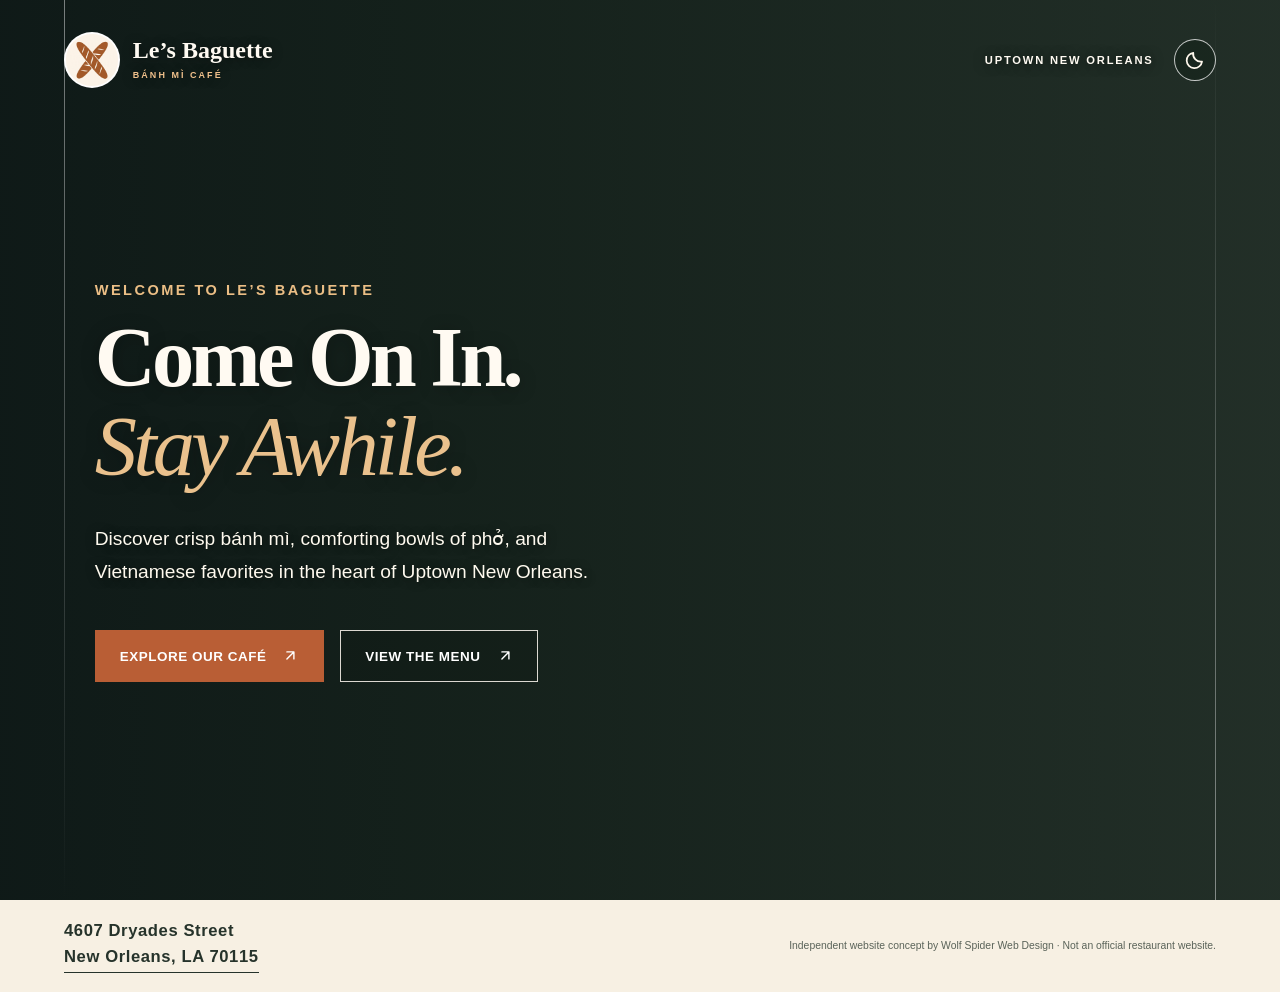
<file: index.html>
<!DOCTYPE html>
<html lang="en">
<head>
 <meta charset="utf-8">
 <meta name="viewport" content="width=device-width,initial-scale=1">
 <meta name="theme-color" content="#26332B">
 <meta name="description" content="Welcome to Le’s Baguette in Uptown New Orleans. Explore bánh mì, phở and Vietnamese café favorites, browse prices and plan your visit.">
 <meta property="og:type" content="website">
 <meta property="og:title" content="Le’s Baguette | Vietnamese Café, Bánh Mì &amp; Phở in New Orleans">
 <meta property="og:description" content="Welcome to Le’s Baguette in Uptown New Orleans. Explore bánh mì, phở and Vietnamese café favorites, browse prices and plan your visit.">
 <title>Le’s Baguette | Vietnamese Café, Bánh Mì &amp; Phở in New Orleans</title>
 <link rel="icon" type="image/png" href="assets/images/favicon.png">
 <link rel="preload" as="image" href="assets/images/cafe-hero.png" imagesrcset="assets/images/cafe-hero-mobile.png 900w, assets/images/cafe-hero.png 2048w" imagesizes="100vw">
 <script src="main.js"></script>
 <link rel="stylesheet" href="landing.css">
 <link rel="stylesheet" href="enhancements.css">
 </head>
<body class="landing-page">
  <a class="skip-link" href="#hero-title">Skip to welcome</a>
  <header class="landing-header">
    <a class="landing-brand" href="home.html" aria-label="Le’s Baguette — Enter website">
      <img src="assets/images/logo-small.png" alt="" width="160" height="160" decoding="async">
      <span>Le’s Baguette <small>BÁNH MÌ CAFÉ</small></span>
    </a>
    <div class="landing-header-right"><span class="landing-location">UPTOWN NEW ORLEANS</span><button class="theme-toggle" type="button" aria-label="Switch to dark mode" aria-pressed="false" title="Toggle light and dark mode"><span class="theme-symbol" aria-hidden="true"><svg class="ui-icon theme-icon-moon" xmlns="http://www.w3.org/2000/svg" viewBox="0 0 24 24" fill="none" stroke="currentColor" stroke-width="2" stroke-linecap="round" stroke-linejoin="round" aria-hidden="true" focusable="false"><path d="M20.8 13.3A8.8 8.8 0 0 1 10.7 3.2 8.9 8.9 0 1 0 20.8 13.3Z"/></svg><svg class="ui-icon theme-icon-sun" xmlns="http://www.w3.org/2000/svg" viewBox="0 0 24 24" fill="none" stroke="currentColor" stroke-width="2" stroke-linecap="round" stroke-linejoin="round" aria-hidden="true" focusable="false"><circle cx="12" cy="12" r="4"/><path d="M12 2v2m0 16v2M4.93 4.93l1.42 1.42m11.3 11.3 1.42 1.42M2 12h2m16 0h2M4.93 19.07l1.42-1.42m11.3-11.3 1.42-1.42"/></svg></span></button></div>
  </header>

  <main>
    <!-- ============================================ -->
    <!--     CodeStitch #229 Hero, adapted for café   -->
    <!-- ============================================ -->
    <section id="hero-229" aria-labelledby="hero-title">
      <div class="cs-container">
        <div class="cs-flex-group">
          <span class="cs-topper">WELCOME TO LE’S BAGUETTE</span>
          <h1 class="cs-title" id="hero-title">Come On In.<br><em>Stay Awhile.</em></h1>
          <p class="cs-text">Discover crisp bánh mì, comforting bowls of phở, and Vietnamese favorites in the heart of Uptown New Orleans.</p>
          <div class="cs-button-group">
            <a href="home.html" class="cs-button-solid cs-button">Explore Our Café <span aria-hidden="true"><svg class="ui-icon" xmlns="http://www.w3.org/2000/svg" viewBox="0 0 24 24" fill="none" stroke="currentColor" stroke-width="2" stroke-linecap="round" stroke-linejoin="round" aria-hidden="true" focusable="false"><path d="M7 17 17 7M7 7h10v10"/></svg></span></a>
            <a href="menu.html" class="cs-button-transparent cs-button">View the Menu <span aria-hidden="true"><svg class="ui-icon" xmlns="http://www.w3.org/2000/svg" viewBox="0 0 24 24" fill="none" stroke="currentColor" stroke-width="2" stroke-linecap="round" stroke-linejoin="round" aria-hidden="true" focusable="false"><path d="M7 17 17 7M7 7h10v10"/></svg></span></a>
          </div>
        </div>
      </div>
      <!-- Original CodeStitch picture element, with a local PNG rather than the mountain photo. -->
      <picture class="cs-picture" aria-hidden="true">
        <source media="(max-width: 600px)" srcset="assets/images/cafe-hero-mobile.png">
        <source media="(min-width: 601px)" srcset="assets/images/cafe-hero.png">
        <img src="assets/images/cafe-hero.png" alt="" width="2048" height="1024" fetchpriority="high" decoding="async">
      </picture>
    </section>
  </main>
  <footer class="landing-footer">
    <a class="landing-address" href="https://www.google.com/maps/search/?api=1&amp;query=Le%27s+Baguette+4607+Dryades+St+New+Orleans+LA+70115" target="_blank" rel="noopener noreferrer">4607 Dryades Street<br>New Orleans, LA 70115</a>
    <small>Independent website concept by Wolf Spider Web Design · Not an official restaurant website.</small>
  </footer>

  <nav class="mobile-quick-actions" aria-label="Quick actions">
    <a class="quick-action-menu" href="menu.html"><svg class="ui-icon" xmlns="http://www.w3.org/2000/svg" viewBox="0 0 24 24" fill="none" stroke="currentColor" stroke-width="2" stroke-linecap="round" stroke-linejoin="round" aria-hidden="true" focusable="false"><path d="M12 7v14"/><path d="M3 18V5a2 2 0 0 1 2-2h2a5 5 0 0 1 5 3.5A5 5 0 0 1 17 3h2a2 2 0 0 1 2 2v13h-4a5 5 0 0 0-5 3 5 5 0 0 0-5-3H3Z"/></svg><span>Menu</span></a>
    <a href="https://www.google.com/maps/search/?api=1&amp;query=Le%27s+Baguette+4607+Dryades+St+New+Orleans+LA+70115" target="_blank" rel="noopener noreferrer"><svg class="ui-icon" xmlns="http://www.w3.org/2000/svg" viewBox="0 0 24 24" fill="none" stroke="currentColor" stroke-width="2" stroke-linecap="round" stroke-linejoin="round" aria-hidden="true" focusable="false"><path d="M20 10c0 5-8 11-8 11S4 15 4 10a8 8 0 1 1 16 0Z"/><circle cx="12" cy="10" r="2.5"/></svg><span>Directions</span></a>
    <a href="tel:+15048952620"><svg class="ui-icon" xmlns="http://www.w3.org/2000/svg" viewBox="0 0 24 24" fill="none" stroke="currentColor" stroke-width="2" stroke-linecap="round" stroke-linejoin="round" aria-hidden="true" focusable="false"><path d="M22 16.92v3a2 2 0 0 1-2.18 2 19.8 19.8 0 0 1-8.63-3.07 19.5 19.5 0 0 1-6-6 19.8 19.8 0 0 1-3.07-8.67A2 2 0 0 1 4.11 2h3a2 2 0 0 1 2 1.72c.12.96.35 1.91.67 2.81a2 2 0 0 1-.45 2.11L8.06 9.91a16 16 0 0 0 6 6l1.27-1.27a2 2 0 0 1 2.11-.45c.9.32 1.85.55 2.81.67a2 2 0 0 1 1.75 2.06Z"/></svg><span>Call</span></a>
  </nav>
</body>
</html>
</file>
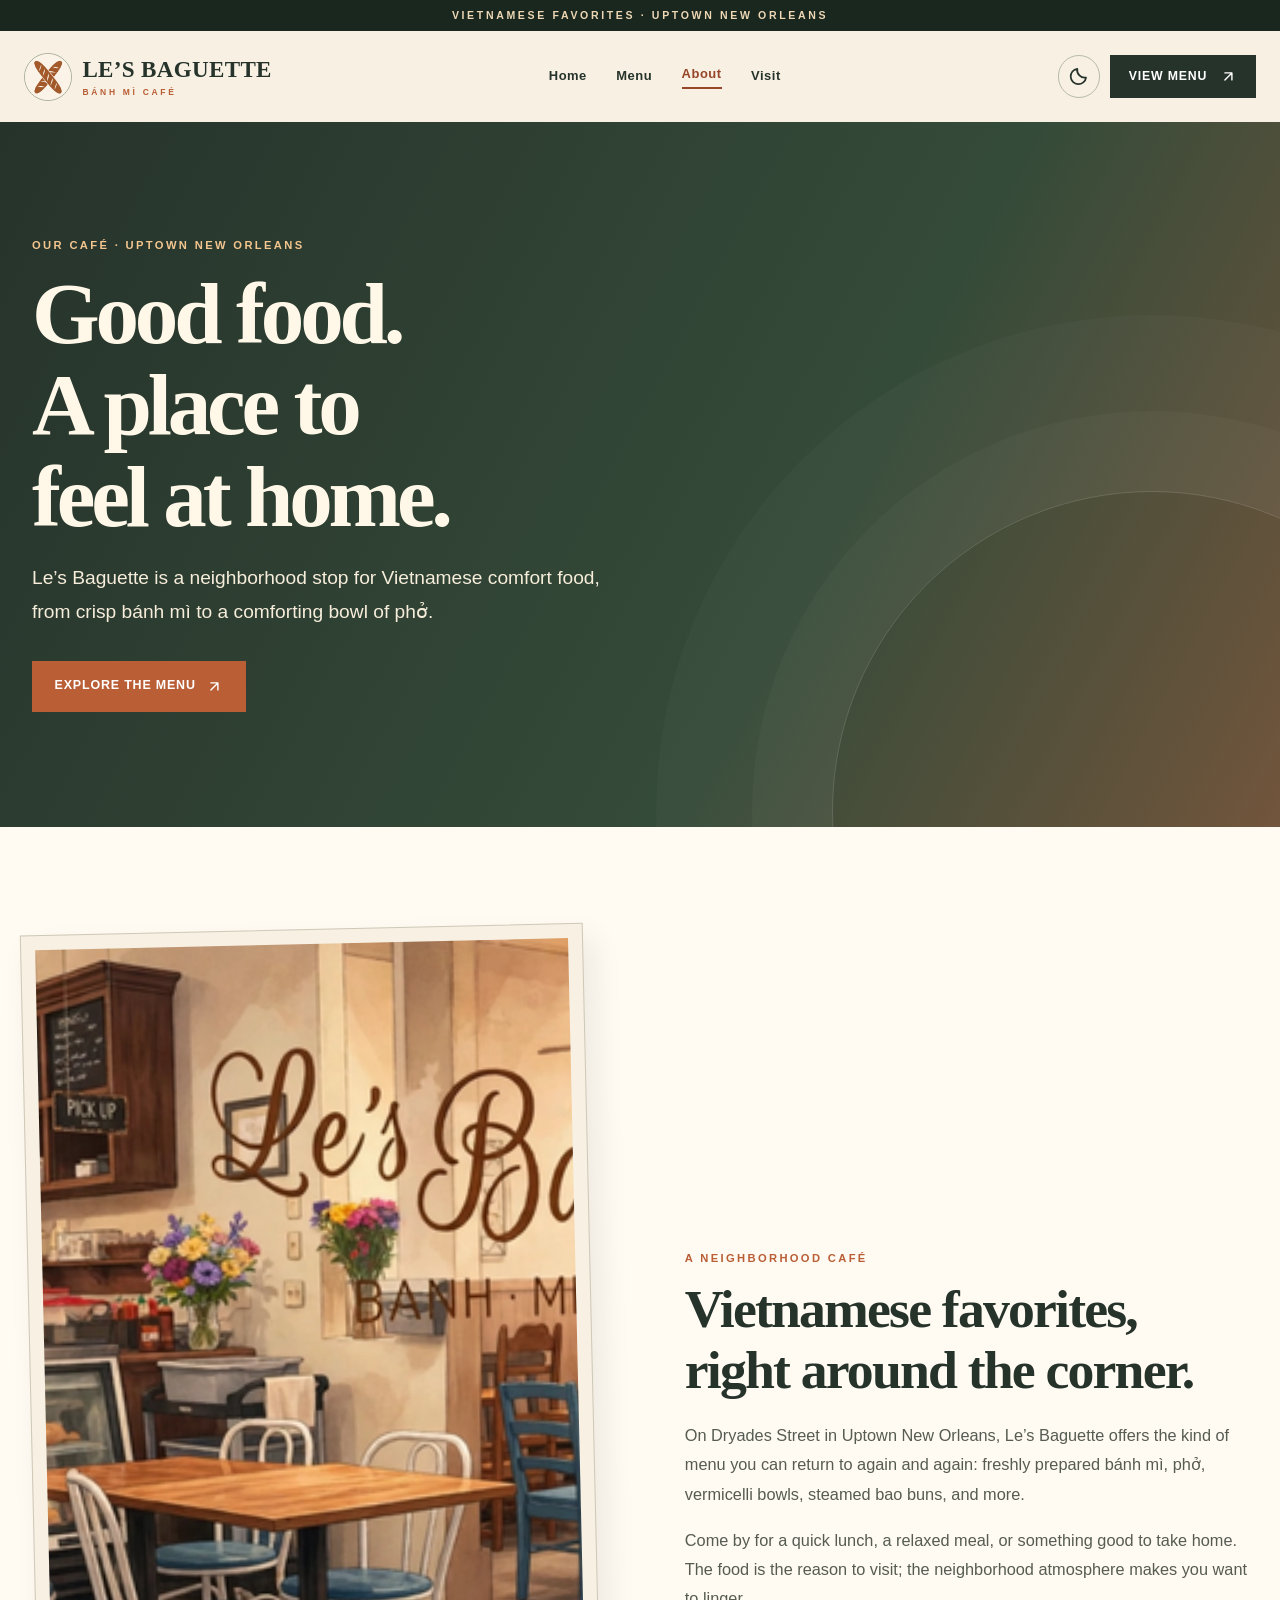
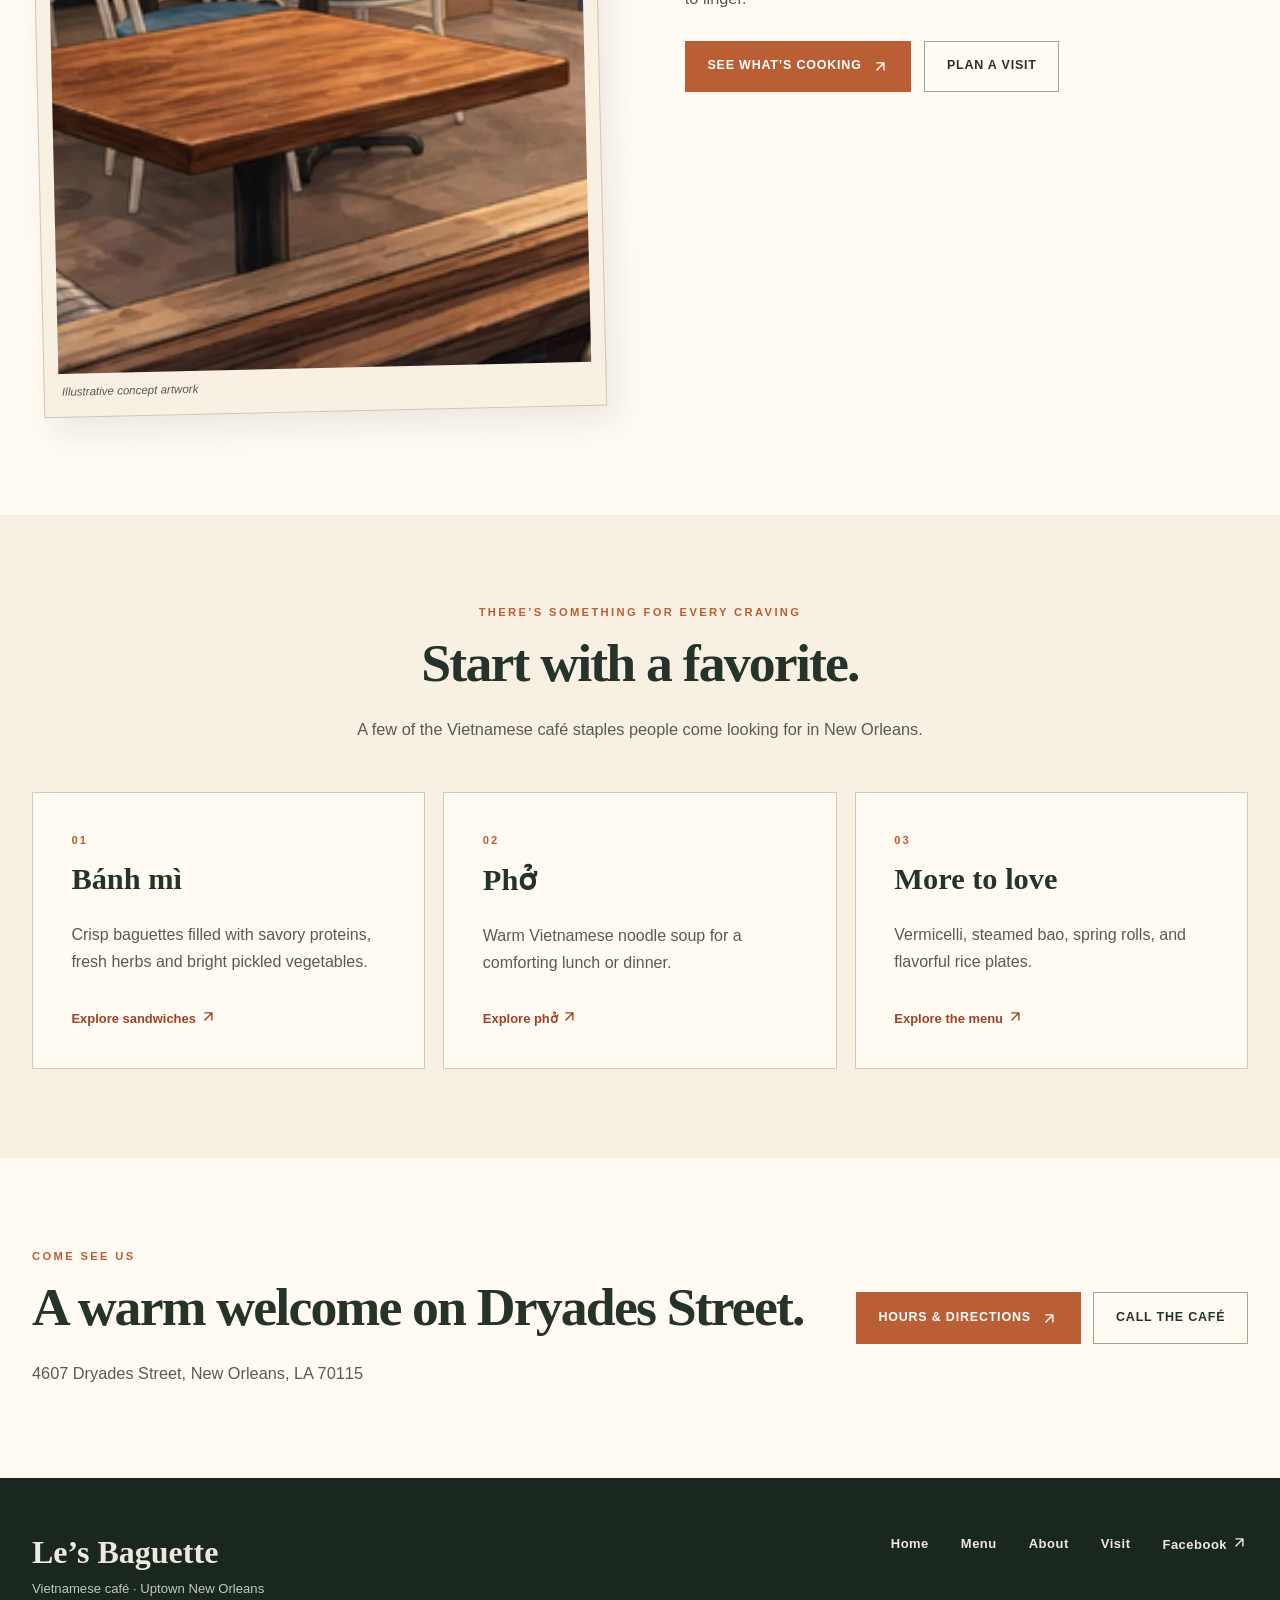
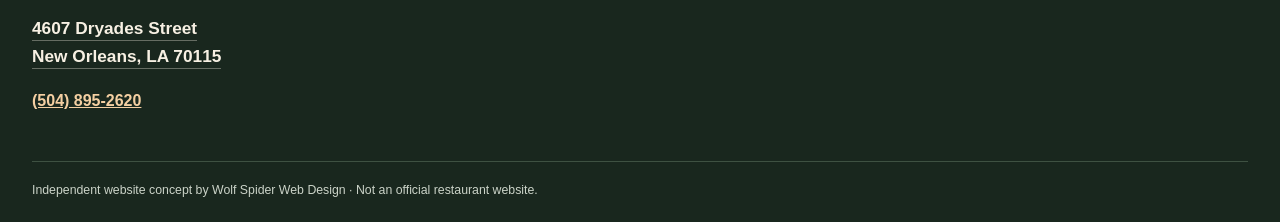
<file: about.html>
<!doctype html><html lang="en">
<head>
 <meta charset="utf-8">
 <meta name="viewport" content="width=device-width,initial-scale=1">
 <meta name="theme-color" content="#26332B">
 <meta name="description" content="Get to know Le’s Baguette, a neighborhood Vietnamese café on Dryades Street in Uptown New Orleans. Discover bánh mì, phở, bao buns and warm café hospitality.">
 <meta property="og:type" content="website">
 <meta property="og:title" content="About Le’s Baguette | Vietnamese Café in Uptown New Orleans">
 <meta property="og:description" content="Get to know Le’s Baguette, a neighborhood Vietnamese café on Dryades Street in Uptown New Orleans. Discover bánh mì, phở, bao buns and warm café hospitality.">
 <title>About Le’s Baguette | Vietnamese Café in Uptown New Orleans</title>
 <link rel="icon" type="image/png" href="assets/images/favicon.png">
 
 <script src="main.js"></script>
 <link rel="stylesheet" href="styles.css">
 <link rel="stylesheet" href="enhancements.css">
 </head>
<body class="about-page"><a class="skip-link" href="#main-content">Skip to content</a>
<div class="top-strip"><span>VIETNAMESE FAVORITES · UPTOWN NEW ORLEANS</span></div>
<header class="site-header" id="top">
 <div class="header-inner">
  <a class="site-logo" href="home.html" aria-label="Le’s Baguette homepage">
   <span class="logo-mark"><img src="assets/images/logo-small.png" alt="" width="160" height="160" decoding="async"></span>
   <span class="logo-type"><strong>LE’S BAGUETTE</strong><small>BÁNH MÌ CAFÉ</small></span>
  </a>
  <nav class="site-nav" aria-label="Main navigation"><a href="home.html">Home</a><a href="menu.html">Menu</a><a href="about.html" aria-current="page">About</a><a href="visit.html">Visit</a></nav>
  <div class="header-tools">
   <button class="theme-toggle" type="button" aria-label="Switch to dark mode" aria-pressed="false" title="Toggle light and dark mode"><span class="theme-symbol" aria-hidden="true"><svg class="ui-icon theme-icon-moon" xmlns="http://www.w3.org/2000/svg" viewBox="0 0 24 24" fill="none" stroke="currentColor" stroke-width="2" stroke-linecap="round" stroke-linejoin="round" aria-hidden="true" focusable="false"><path d="M20.8 13.3A8.8 8.8 0 0 1 10.7 3.2 8.9 8.9 0 1 0 20.8 13.3Z"/></svg><svg class="ui-icon theme-icon-sun" xmlns="http://www.w3.org/2000/svg" viewBox="0 0 24 24" fill="none" stroke="currentColor" stroke-width="2" stroke-linecap="round" stroke-linejoin="round" aria-hidden="true" focusable="false"><circle cx="12" cy="12" r="4"/><path d="M12 2v2m0 16v2M4.93 4.93l1.42 1.42m11.3 11.3 1.42 1.42M2 12h2m16 0h2M4.93 19.07l1.42-1.42m11.3-11.3 1.42-1.42"/></svg></span></button>
   <a class="header-order" href="menu.html">View Menu <span aria-hidden="true"><svg class="ui-icon" xmlns="http://www.w3.org/2000/svg" viewBox="0 0 24 24" fill="none" stroke="currentColor" stroke-width="2" stroke-linecap="round" stroke-linejoin="round" aria-hidden="true" focusable="false"><path d="M7 17 17 7M7 7h10v10"/></svg></span></a>
  </div>
 </div>
</header>
<main id="main-content">
 <section class="interior-banner"><div class="interior-banner-inner"><span class="section-kicker">OUR CAFÉ · UPTOWN NEW ORLEANS</span><h1>Good food. A place to feel at home.</h1><p>Le’s Baguette is a neighborhood stop for Vietnamese comfort food, from crisp bánh mì to a comforting bowl of phở.</p><a class="warm-button" href="menu.html">Explore the Menu <svg class="ui-icon" xmlns="http://www.w3.org/2000/svg" viewBox="0 0 24 24" fill="none" stroke="currentColor" stroke-width="2" stroke-linecap="round" stroke-linejoin="round" aria-hidden="true" focusable="false"><path d="M7 17 17 7M7 7h10v10"/></svg></a></div></section>
 <section class="about-feature" aria-labelledby="about-main"><div class="about-feature-inner">
  <figure class="about-art"><picture><source media="(max-width: 768px)" srcset="assets/images/cafe-hero-mobile.png"><img src="assets/images/cafe-hero.png" alt="Illustrated concept scene of the Le’s Baguette café interior" width="2048" height="1024" loading="lazy" decoding="async"></picture><figcaption>Illustrative concept artwork</figcaption></figure>
  <div class="about-copy"><span class="section-kicker">A NEIGHBORHOOD CAFÉ</span><h2 id="about-main">Vietnamese favorites, right around the corner.</h2><p>On Dryades Street in Uptown New Orleans, Le’s Baguette offers the kind of menu you can return to again and again: freshly prepared bánh mì, phở, vermicelli bowls, steamed bao buns, and more.</p><p>Come by for a quick lunch, a relaxed meal, or something good to take home. The food is the reason to visit; the neighborhood atmosphere makes you want to linger.</p><div class="inline-actions"><a class="warm-button" href="menu.html">See What’s Cooking <svg class="ui-icon" xmlns="http://www.w3.org/2000/svg" viewBox="0 0 24 24" fill="none" stroke="currentColor" stroke-width="2" stroke-linecap="round" stroke-linejoin="round" aria-hidden="true" focusable="false"><path d="M7 17 17 7M7 7h10v10"/></svg></a><a class="outline-button" href="visit.html">Plan a Visit</a></div></div>
 </div></section>
 <section class="about-highlights" aria-labelledby="about-favorites"><div class="section-heading"><span class="section-kicker">THERE’S SOMETHING FOR EVERY CRAVING</span><h2 id="about-favorites">Start with a favorite.</h2><p>A few of the Vietnamese café staples people come looking for in New Orleans.</p></div>
 <div class="highlight-grid"><article><span class="highlight-no">01</span><h3>Bánh mì</h3><p>Crisp baguettes filled with savory proteins, fresh herbs and bright pickled vegetables.</p><a href="menu.html#banh-mi">Explore sandwiches <svg class="ui-icon" xmlns="http://www.w3.org/2000/svg" viewBox="0 0 24 24" fill="none" stroke="currentColor" stroke-width="2" stroke-linecap="round" stroke-linejoin="round" aria-hidden="true" focusable="false"><path d="M7 17 17 7M7 7h10v10"/></svg></a></article>
 <article><span class="highlight-no">02</span><h3>Phở</h3><p>Warm Vietnamese noodle soup for a comforting lunch or dinner.</p><a href="menu.html#pho">Explore phở <svg class="ui-icon" xmlns="http://www.w3.org/2000/svg" viewBox="0 0 24 24" fill="none" stroke="currentColor" stroke-width="2" stroke-linecap="round" stroke-linejoin="round" aria-hidden="true" focusable="false"><path d="M7 17 17 7M7 7h10v10"/></svg></a></article>
 <article><span class="highlight-no">03</span><h3>More to love</h3><p>Vermicelli, steamed bao, spring rolls, and flavorful rice plates.</p><a href="menu.html#bao-rolls">Explore the menu <svg class="ui-icon" xmlns="http://www.w3.org/2000/svg" viewBox="0 0 24 24" fill="none" stroke="currentColor" stroke-width="2" stroke-linecap="round" stroke-linejoin="round" aria-hidden="true" focusable="false"><path d="M7 17 17 7M7 7h10v10"/></svg></a></article></div></section>
 <section class="bottom-cta"><div><span class="section-kicker">COME SEE US</span><h2>A warm welcome on Dryades Street.</h2><p>4607 Dryades Street, New Orleans, LA 70115</p></div><div class="inline-actions"><a class="warm-button" href="visit.html">Hours &amp; Directions <svg class="ui-icon" xmlns="http://www.w3.org/2000/svg" viewBox="0 0 24 24" fill="none" stroke="currentColor" stroke-width="2" stroke-linecap="round" stroke-linejoin="round" aria-hidden="true" focusable="false"><path d="M7 17 17 7M7 7h10v10"/></svg></a><a class="outline-button" href="tel:+15048952620">Call the Café</a></div></section>
</main><footer class="site-footer">
  <div class="footer-inner">
   <div class="footer-contact"><div class="footer-brand">Le’s Baguette</div><p>Vietnamese café · Uptown New Orleans</p><address class="footer-address"><a href="https://www.google.com/maps/search/?api=1&amp;query=Le%27s+Baguette+4607+Dryades+St+New+Orleans+LA+70115" target="_blank" rel="noopener noreferrer">4607 Dryades Street<br>New Orleans, LA 70115</a></address><a class="footer-phone" href="tel:+15048952620">(504) 895-2620</a></div>
   <nav class="footer-links" aria-label="Footer navigation"><a href="home.html">Home</a><a href="menu.html">Menu</a><a href="about.html">About</a><a href="visit.html">Visit</a><a href="https://www.facebook.com/lesbaguettenola" target="_blank" rel="noopener noreferrer">Facebook <svg class="ui-icon" xmlns="http://www.w3.org/2000/svg" viewBox="0 0 24 24" fill="none" stroke="currentColor" stroke-width="2" stroke-linecap="round" stroke-linejoin="round" aria-hidden="true" focusable="false"><path d="M7 17 17 7M7 7h10v10"/></svg></a></nav>
  </div>
  <div class="footer-bottom"><small>Independent website concept by Wolf Spider Web Design · Not an official restaurant website.</small></div>
 </footer>
  <nav class="mobile-quick-actions" aria-label="Quick actions">
    <a class="quick-action-menu" href="menu.html"><svg class="ui-icon" xmlns="http://www.w3.org/2000/svg" viewBox="0 0 24 24" fill="none" stroke="currentColor" stroke-width="2" stroke-linecap="round" stroke-linejoin="round" aria-hidden="true" focusable="false"><path d="M12 7v14"/><path d="M3 18V5a2 2 0 0 1 2-2h2a5 5 0 0 1 5 3.5A5 5 0 0 1 17 3h2a2 2 0 0 1 2 2v13h-4a5 5 0 0 0-5 3 5 5 0 0 0-5-3H3Z"/></svg><span>Menu</span></a>
    <a href="https://www.google.com/maps/search/?api=1&amp;query=Le%27s+Baguette+4607+Dryades+St+New+Orleans+LA+70115" target="_blank" rel="noopener noreferrer"><svg class="ui-icon" xmlns="http://www.w3.org/2000/svg" viewBox="0 0 24 24" fill="none" stroke="currentColor" stroke-width="2" stroke-linecap="round" stroke-linejoin="round" aria-hidden="true" focusable="false"><path d="M20 10c0 5-8 11-8 11S4 15 4 10a8 8 0 1 1 16 0Z"/><circle cx="12" cy="10" r="2.5"/></svg><span>Directions</span></a>
    <a href="tel:+15048952620"><svg class="ui-icon" xmlns="http://www.w3.org/2000/svg" viewBox="0 0 24 24" fill="none" stroke="currentColor" stroke-width="2" stroke-linecap="round" stroke-linejoin="round" aria-hidden="true" focusable="false"><path d="M22 16.92v3a2 2 0 0 1-2.18 2 19.8 19.8 0 0 1-8.63-3.07 19.5 19.5 0 0 1-6-6 19.8 19.8 0 0 1-3.07-8.67A2 2 0 0 1 4.11 2h3a2 2 0 0 1 2 1.72c.12.96.35 1.91.67 2.81a2 2 0 0 1-.45 2.11L8.06 9.91a16 16 0 0 0 6 6l1.27-1.27a2 2 0 0 1 2.11-.45c.9.32 1.85.55 2.81.67a2 2 0 0 1 1.75 2.06Z"/></svg><span>Call</span></a>
  </nav>
</body></html>
</file>
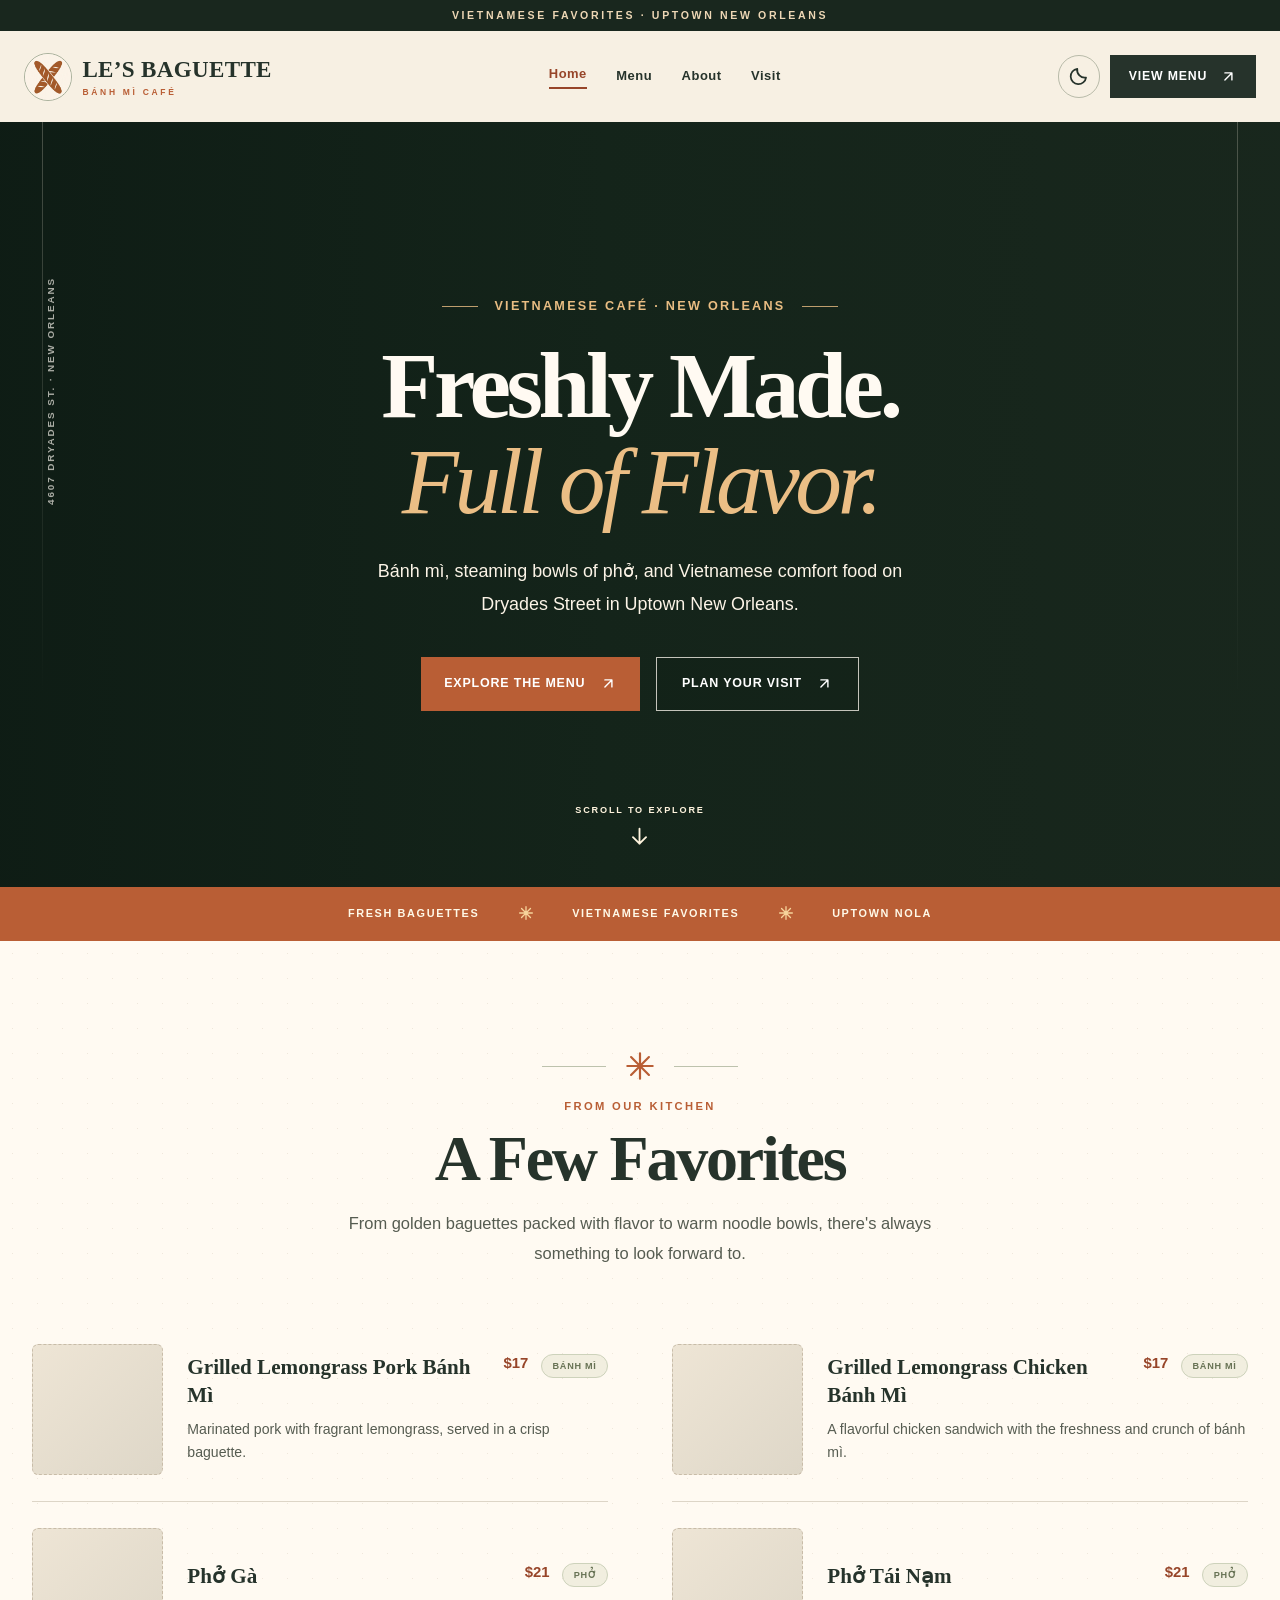
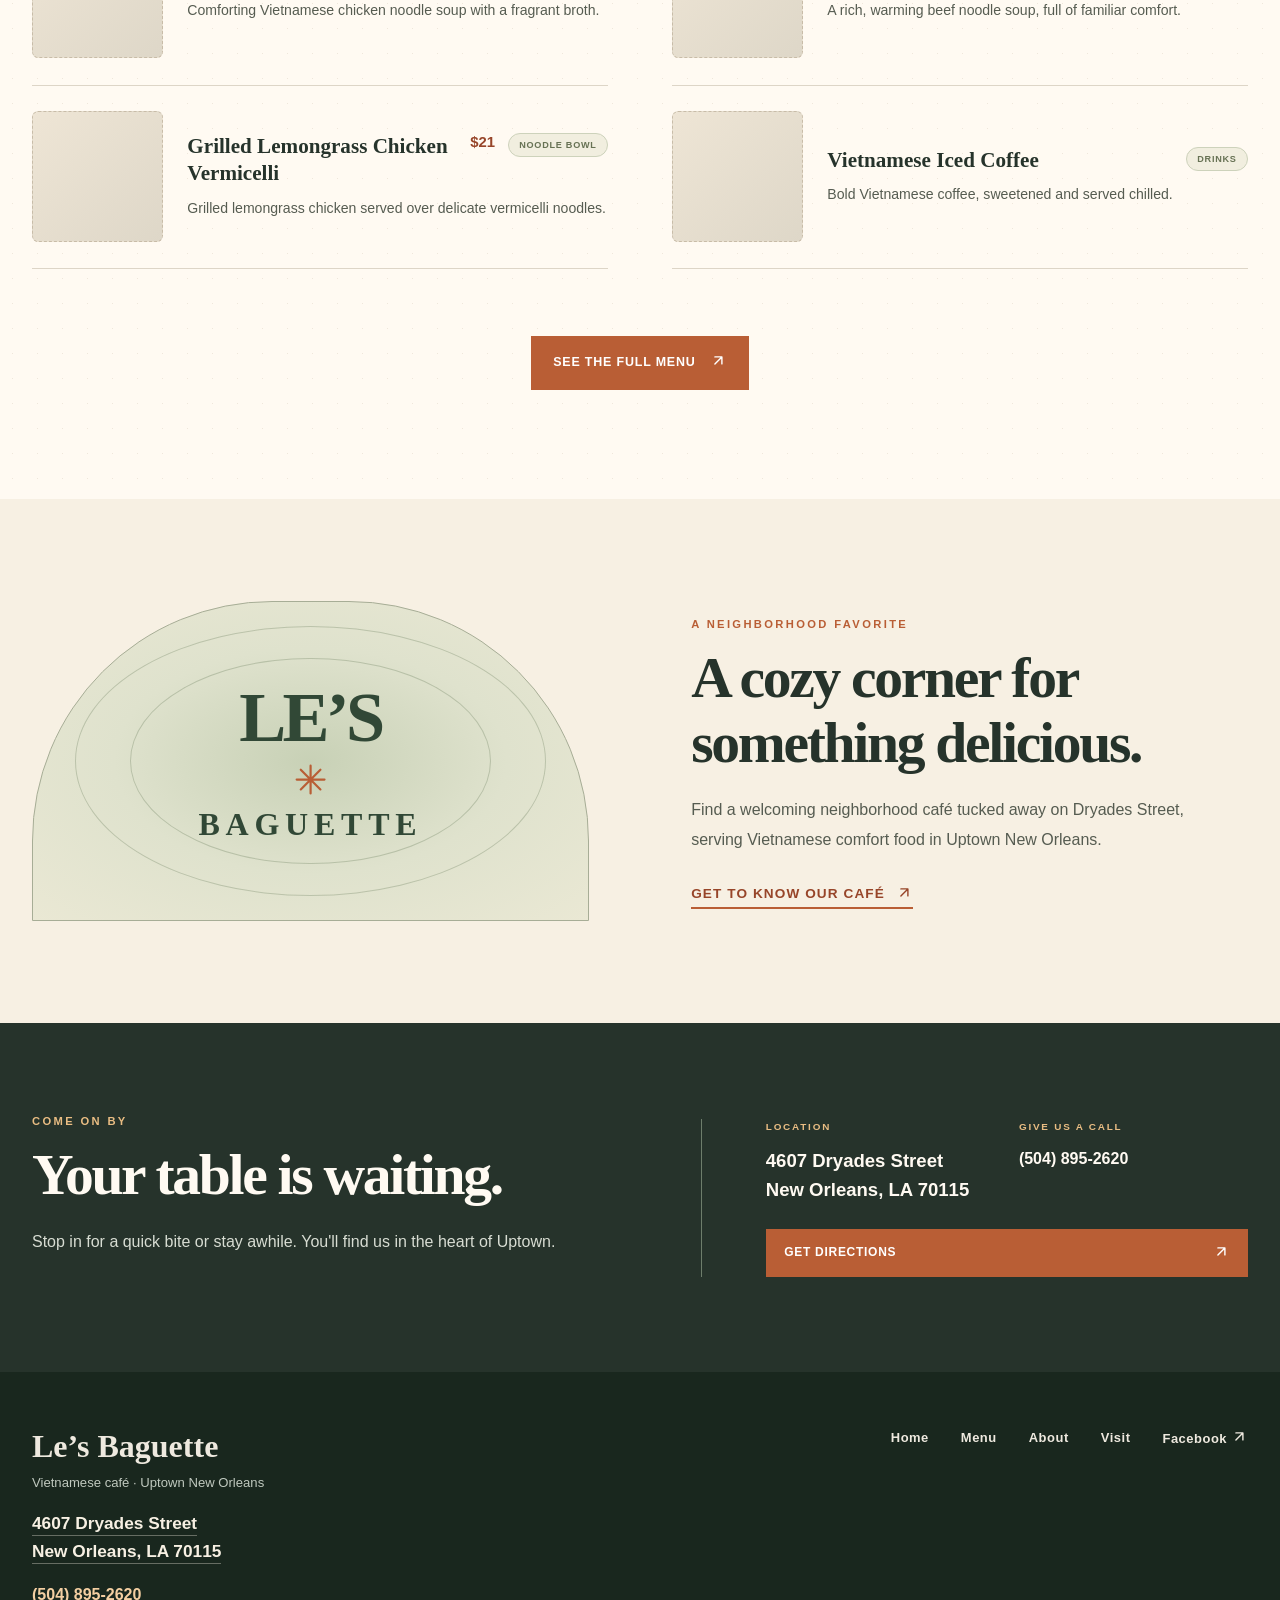
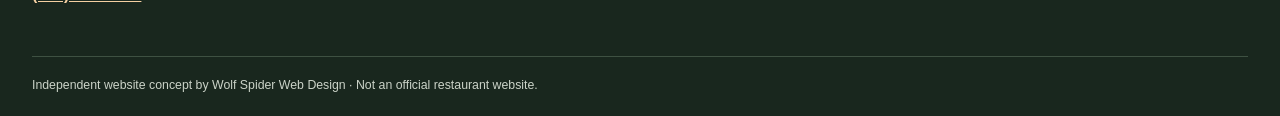
<file: home.html>
<!DOCTYPE html>
<html lang="en">
<head>
 <meta charset="utf-8">
 <meta name="viewport" content="width=device-width,initial-scale=1">
 <meta name="theme-color" content="#26332B">
 <meta name="description" content="Explore Le’s Baguette in New Orleans for Vietnamese bánh mì, chicken and beef phở, vermicelli noodle bowls and more. See menu prices and directions.">
 <meta property="og:type" content="website">
 <meta property="og:title" content="Vietnamese Café &amp; Bánh Mì in Uptown New Orleans | Le’s Baguette">
 <meta property="og:description" content="Explore Le’s Baguette in New Orleans for Vietnamese bánh mì, chicken and beef phở, vermicelli noodle bowls and more. See menu prices and directions.">
 <title>Vietnamese Café &amp; Bánh Mì in Uptown New Orleans | Le’s Baguette</title>
 <link rel="icon" type="image/png" href="assets/images/favicon.png">
 <link rel="preload" as="image" href="assets/images/cafe-hero.png" imagesrcset="assets/images/cafe-hero-mobile.png 900w, assets/images/cafe-hero.png 2048w" imagesizes="100vw">
 <script src="main.js"></script>
 <link rel="stylesheet" href="styles.css">
 <link rel="stylesheet" href="enhancements.css">
 </head>
<body>
  <a class="skip-link" href="#main-content">Skip to content</a>

  <div class="top-strip"><span>VIETNAMESE FAVORITES · UPTOWN NEW ORLEANS</span></div>
<header class="site-header" id="top">
 <div class="header-inner">
  <a class="site-logo" href="home.html" aria-label="Le’s Baguette homepage">
   <span class="logo-mark"><img src="assets/images/logo-small.png" alt="" width="160" height="160" decoding="async"></span>
   <span class="logo-type"><strong>LE’S BAGUETTE</strong><small>BÁNH MÌ CAFÉ</small></span>
  </a>
  <nav class="site-nav" aria-label="Main navigation"><a href="home.html" aria-current="page">Home</a><a href="menu.html">Menu</a><a href="about.html">About</a><a href="visit.html">Visit</a></nav>
  <div class="header-tools">
   <button class="theme-toggle" type="button" aria-label="Switch to dark mode" aria-pressed="false" title="Toggle light and dark mode"><span class="theme-symbol" aria-hidden="true"><svg class="ui-icon theme-icon-moon" xmlns="http://www.w3.org/2000/svg" viewBox="0 0 24 24" fill="none" stroke="currentColor" stroke-width="2" stroke-linecap="round" stroke-linejoin="round" aria-hidden="true" focusable="false"><path d="M20.8 13.3A8.8 8.8 0 0 1 10.7 3.2 8.9 8.9 0 1 0 20.8 13.3Z"/></svg><svg class="ui-icon theme-icon-sun" xmlns="http://www.w3.org/2000/svg" viewBox="0 0 24 24" fill="none" stroke="currentColor" stroke-width="2" stroke-linecap="round" stroke-linejoin="round" aria-hidden="true" focusable="false"><circle cx="12" cy="12" r="4"/><path d="M12 2v2m0 16v2M4.93 4.93l1.42 1.42m11.3 11.3 1.42 1.42M2 12h2m16 0h2M4.93 19.07l1.42-1.42m11.3-11.3 1.42-1.42"/></svg></span></button>
   <a class="header-order" href="menu.html">View Menu <span aria-hidden="true"><svg class="ui-icon" xmlns="http://www.w3.org/2000/svg" viewBox="0 0 24 24" fill="none" stroke="currentColor" stroke-width="2" stroke-linecap="round" stroke-linejoin="round" aria-hidden="true" focusable="false"><path d="M7 17 17 7M7 7h10v10"/></svg></span></a>
  </div>
 </div>
</header>

  <main id="main-content">
    <!-- ============================================ -->
    <!--     Hero | Customized CodeStitch #229       -->
    <!-- ============================================ -->
    <section id="hero-229" aria-labelledby="hero-title">
      <div class="cs-container">
        <div class="cs-flex-group">
          <span class="cs-topper"><span class="topper-line" aria-hidden="true"></span> Vietnamese Café · New Orleans <span class="topper-line" aria-hidden="true"></span></span>
          <h1 id="hero-title" class="cs-title">Freshly Made.<br><em>Full of Flavor.</em></h1>
          <p class="cs-text">Bánh mì, steaming bowls of phở, and Vietnamese comfort food on Dryades Street in Uptown New Orleans.</p>
          <div class="cs-button-group">
            <a href="menu.html" class="cs-button-solid cs-button">Explore the Menu <span aria-hidden="true"><svg class="ui-icon" xmlns="http://www.w3.org/2000/svg" viewBox="0 0 24 24" fill="none" stroke="currentColor" stroke-width="2" stroke-linecap="round" stroke-linejoin="round" aria-hidden="true" focusable="false"><path d="M7 17 17 7M7 7h10v10"/></svg></span></a>
            <a href="visit.html" class="cs-button-transparent cs-button">Plan Your Visit <span aria-hidden="true"><svg class="ui-icon" xmlns="http://www.w3.org/2000/svg" viewBox="0 0 24 24" fill="none" stroke="currentColor" stroke-width="2" stroke-linecap="round" stroke-linejoin="round" aria-hidden="true" focusable="false"><path d="M7 17 17 7M7 7h10v10"/></svg></span></a>
          </div>
        </div>
      </div>
      <!-- User-provided local café hero PNG. -->
      <picture class="cs-picture" aria-hidden="true">
        <source media="(max-width: 600px)" srcset="assets/images/cafe-hero-mobile.png"><img src="assets/images/cafe-hero.png" alt="" width="2048" height="1024" fetchpriority="high" decoding="async">
      </picture>
      <span class="hero-side-note" aria-hidden="true">4607 DRYADES ST. · NEW ORLEANS</span>
      <a class="scroll-note" href="#menu-1001">SCROLL TO EXPLORE <span aria-hidden="true"><svg class="ui-icon" xmlns="http://www.w3.org/2000/svg" viewBox="0 0 24 24" fill="none" stroke="currentColor" stroke-width="2" stroke-linecap="round" stroke-linejoin="round" aria-hidden="true" focusable="false"><path d="M12 4v16m-7-7 7 7 7-7"/></svg></span></a>
    </section>

    <div class="accent-bar" aria-hidden="true"><span>FRESH BAGUETTES</span><span class="accent-dot"><svg class="ui-icon" xmlns="http://www.w3.org/2000/svg" viewBox="0 0 24 24" fill="none" stroke="currentColor" stroke-width="2" stroke-linecap="round" stroke-linejoin="round" aria-hidden="true" focusable="false"><path d="M12 2.5v19M2.5 12h19M5.3 5.3l13.4 13.4m0-13.4L5.3 18.7"/></svg></span><span>VIETNAMESE FAVORITES</span><span class="accent-dot"><svg class="ui-icon" xmlns="http://www.w3.org/2000/svg" viewBox="0 0 24 24" fill="none" stroke="currentColor" stroke-width="2" stroke-linecap="round" stroke-linejoin="round" aria-hidden="true" focusable="false"><path d="M12 2.5v19M2.5 12h19M5.3 5.3l13.4 13.4m0-13.4L5.3 18.7"/></svg></span><span>UPTOWN NOLA</span></div>

    <!-- ============================================ -->
    <!--     Menu | Customized CodeStitch #1001      -->
    <!-- ============================================ -->
    <section id="menu-1001" aria-labelledby="menu-title">
      <div class="cs-container">
        <div class="cs-content">
          <span class="cs-wrapper" aria-hidden="true"><span class="decal-star"><svg class="ui-icon" xmlns="http://www.w3.org/2000/svg" viewBox="0 0 24 24" fill="none" stroke="currentColor" stroke-width="2" stroke-linecap="round" stroke-linejoin="round" aria-hidden="true" focusable="false"><path d="M12 2.5v19M2.5 12h19M5.3 5.3l13.4 13.4m0-13.4L5.3 18.7"/></svg></span></span>
          <span class="section-kicker">FROM OUR KITCHEN</span>
          <h2 id="menu-title" class="cs-title">A Few Favorites</h2>
          <p class="cs-text">From golden baguettes packed with flavor to warm noodle bowls, there's always something to look forward to.</p>
        </div>
        <ul class="cs-card-group">
          <li class="cs-item">
            <div class="cs-picture cs-image-placeholder" aria-hidden="true"></div>
            <div class="cs-info">
              <h3 class="cs-h3"><span class="cs-name">Grilled Lemongrass Pork Bánh Mì</span><span class="cs-price">$17</span><span class="cs-category">Bánh mì</span></h3>
              <p class="cs-item-p">Marinated pork with fragrant lemongrass, served in a crisp baguette.</p>
            </div>
          </li>
          <li class="cs-item">
            <div class="cs-picture cs-image-placeholder" aria-hidden="true"></div>
            <div class="cs-info">
              <h3 class="cs-h3"><span class="cs-name">Grilled Lemongrass Chicken Bánh Mì</span><span class="cs-price">$17</span><span class="cs-category">Bánh mì</span></h3>
              <p class="cs-item-p">A flavorful chicken sandwich with the freshness and crunch of bánh mì.</p>
            </div>
          </li>
          <li class="cs-item">
            <div class="cs-picture cs-image-placeholder" aria-hidden="true"></div>
            <div class="cs-info">
              <h3 class="cs-h3"><span class="cs-name">Phở Gà</span><span class="cs-price">$21</span><span class="cs-category">Phở</span></h3>
              <p class="cs-item-p">Comforting Vietnamese chicken noodle soup with a fragrant broth.</p>
            </div>
          </li>
          <li class="cs-item">
            <div class="cs-picture cs-image-placeholder" aria-hidden="true"></div>
            <div class="cs-info">
              <h3 class="cs-h3"><span class="cs-name">Phở Tái Nạm</span><span class="cs-price">$21</span><span class="cs-category">Phở</span></h3>
              <p class="cs-item-p">A rich, warming beef noodle soup, full of familiar comfort.</p>
            </div>
          </li>
          <li class="cs-item">
            <div class="cs-picture cs-image-placeholder" aria-hidden="true"></div>
            <div class="cs-info">
              <h3 class="cs-h3"><span class="cs-name">Grilled Lemongrass Chicken Vermicelli</span><span class="cs-price">$21</span><span class="cs-category">Noodle bowl</span></h3>
              <p class="cs-item-p">Grilled lemongrass chicken served over delicate vermicelli noodles.</p>
            </div>
          </li>
          <li class="cs-item">
            <div class="cs-picture cs-image-placeholder" aria-hidden="true"></div>
            <div class="cs-info">
              <h3 class="cs-h3"><span class="cs-name">Vietnamese Iced Coffee</span><span class="cs-category">Drinks</span></h3>
              <p class="cs-item-p">Bold Vietnamese coffee, sweetened and served chilled.</p>
            </div>
          </li>
        </ul>
        <div class="menu-actions">
          <a href="menu.html" class="cs-button-solid">See the Full Menu <span aria-hidden="true"><svg class="ui-icon" xmlns="http://www.w3.org/2000/svg" viewBox="0 0 24 24" fill="none" stroke="currentColor" stroke-width="2" stroke-linecap="round" stroke-linejoin="round" aria-hidden="true" focusable="false"><path d="M7 17 17 7M7 7h10v10"/></svg></span></a>
          
        </div>
      </div>
    </section>

    <!-- Simple bridge sections; remaining CodeStitch sections can be added next. -->
    <section id="story" class="story-section" aria-labelledby="story-title">
      <div class="story-inner">
        <div class="story-ornament" aria-hidden="true"><span>LE’S</span><span><svg class="ui-icon" xmlns="http://www.w3.org/2000/svg" viewBox="0 0 24 24" fill="none" stroke="currentColor" stroke-width="2" stroke-linecap="round" stroke-linejoin="round" aria-hidden="true" focusable="false"><path d="M12 2.5v19M2.5 12h19M5.3 5.3l13.4 13.4m0-13.4L5.3 18.7"/></svg></span><span>BAGUETTE</span></div>
        <div class="story-copy">
          <span class="section-kicker">A NEIGHBORHOOD FAVORITE</span>
          <h2 id="story-title">A cozy corner for something delicious.</h2>
          <p>Find a welcoming neighborhood café tucked away on Dryades Street, serving Vietnamese comfort food in Uptown New Orleans.</p>
          <a class="story-link" href="about.html">Get to know our café <span aria-hidden="true"><svg class="ui-icon" xmlns="http://www.w3.org/2000/svg" viewBox="0 0 24 24" fill="none" stroke="currentColor" stroke-width="2" stroke-linecap="round" stroke-linejoin="round" aria-hidden="true" focusable="false"><path d="M7 17 17 7M7 7h10v10"/></svg></span></a>
        </div>
      </div>
    </section>

    <section id="visit" class="visit-section" aria-labelledby="visit-title">
      <div class="visit-inner">
        <div>
          <span class="section-kicker">COME ON BY</span>
          <h2 id="visit-title">Your table is waiting.</h2>
          <p>Stop in for a quick bite or stay awhile. You'll find us in the heart of Uptown.</p>
        </div>
        <div class="visit-info">
          <div><span class="visit-label">LOCATION</span><address>4607 Dryades Street<br>New Orleans, LA 70115</address></div>
          <div><span class="visit-label">GIVE US A CALL</span><a href="tel:+15048952620">(504) 895-2620</a></div>
          <a class="directions-link" href="https://www.google.com/maps/search/?api=1&amp;query=4607+Dryades+St+New+Orleans+LA+70115" target="_blank" rel="noopener noreferrer">Get Directions <span aria-hidden="true"><svg class="ui-icon" xmlns="http://www.w3.org/2000/svg" viewBox="0 0 24 24" fill="none" stroke="currentColor" stroke-width="2" stroke-linecap="round" stroke-linejoin="round" aria-hidden="true" focusable="false"><path d="M7 17 17 7M7 7h10v10"/></svg></span></a>
        </div>
      </div>
    </section>
  </main>

  <footer class="site-footer">
  <div class="footer-inner">
   <div class="footer-contact"><div class="footer-brand">Le’s Baguette</div><p>Vietnamese café · Uptown New Orleans</p><address class="footer-address"><a href="https://www.google.com/maps/search/?api=1&amp;query=Le%27s+Baguette+4607+Dryades+St+New+Orleans+LA+70115" target="_blank" rel="noopener noreferrer">4607 Dryades Street<br>New Orleans, LA 70115</a></address><a class="footer-phone" href="tel:+15048952620">(504) 895-2620</a></div>
   <nav class="footer-links" aria-label="Footer navigation"><a href="home.html">Home</a><a href="menu.html">Menu</a><a href="about.html">About</a><a href="visit.html">Visit</a><a href="https://www.facebook.com/lesbaguettenola" target="_blank" rel="noopener noreferrer">Facebook <svg class="ui-icon" xmlns="http://www.w3.org/2000/svg" viewBox="0 0 24 24" fill="none" stroke="currentColor" stroke-width="2" stroke-linecap="round" stroke-linejoin="round" aria-hidden="true" focusable="false"><path d="M7 17 17 7M7 7h10v10"/></svg></a></nav>
  </div>
  <div class="footer-bottom"><small>Independent website concept by Wolf Spider Web Design · Not an official restaurant website.</small></div>
 </footer>

  <nav class="mobile-quick-actions" aria-label="Quick actions">
    <a class="quick-action-menu" href="menu.html"><svg class="ui-icon" xmlns="http://www.w3.org/2000/svg" viewBox="0 0 24 24" fill="none" stroke="currentColor" stroke-width="2" stroke-linecap="round" stroke-linejoin="round" aria-hidden="true" focusable="false"><path d="M12 7v14"/><path d="M3 18V5a2 2 0 0 1 2-2h2a5 5 0 0 1 5 3.5A5 5 0 0 1 17 3h2a2 2 0 0 1 2 2v13h-4a5 5 0 0 0-5 3 5 5 0 0 0-5-3H3Z"/></svg><span>Menu</span></a>
    <a href="https://www.google.com/maps/search/?api=1&amp;query=Le%27s+Baguette+4607+Dryades+St+New+Orleans+LA+70115" target="_blank" rel="noopener noreferrer"><svg class="ui-icon" xmlns="http://www.w3.org/2000/svg" viewBox="0 0 24 24" fill="none" stroke="currentColor" stroke-width="2" stroke-linecap="round" stroke-linejoin="round" aria-hidden="true" focusable="false"><path d="M20 10c0 5-8 11-8 11S4 15 4 10a8 8 0 1 1 16 0Z"/><circle cx="12" cy="10" r="2.5"/></svg><span>Directions</span></a>
    <a href="tel:+15048952620"><svg class="ui-icon" xmlns="http://www.w3.org/2000/svg" viewBox="0 0 24 24" fill="none" stroke="currentColor" stroke-width="2" stroke-linecap="round" stroke-linejoin="round" aria-hidden="true" focusable="false"><path d="M22 16.92v3a2 2 0 0 1-2.18 2 19.8 19.8 0 0 1-8.63-3.07 19.5 19.5 0 0 1-6-6 19.8 19.8 0 0 1-3.07-8.67A2 2 0 0 1 4.11 2h3a2 2 0 0 1 2 1.72c.12.96.35 1.91.67 2.81a2 2 0 0 1-.45 2.11L8.06 9.91a16 16 0 0 0 6 6l1.27-1.27a2 2 0 0 1 2.11-.45c.9.32 1.85.55 2.81.67a2 2 0 0 1 1.75 2.06Z"/></svg><span>Call</span></a>
  </nav>
</body>
</html>
</file>
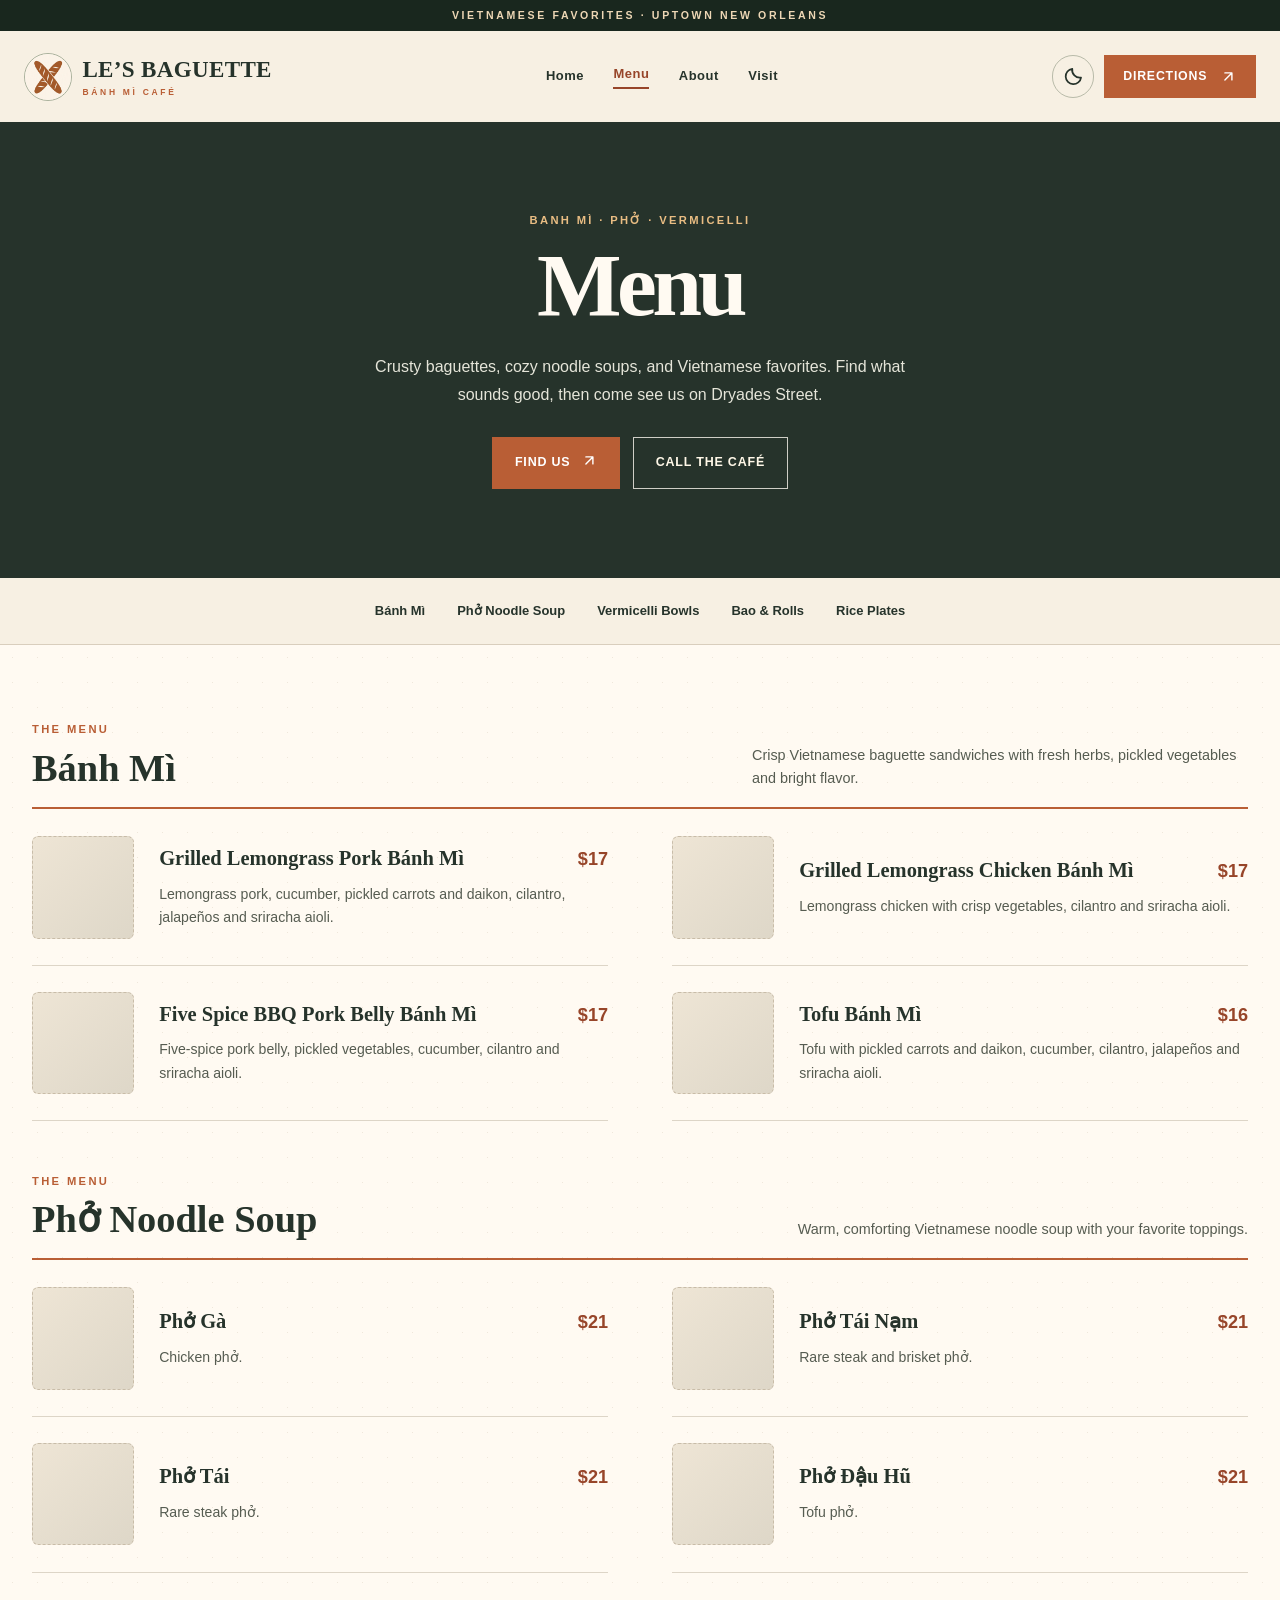
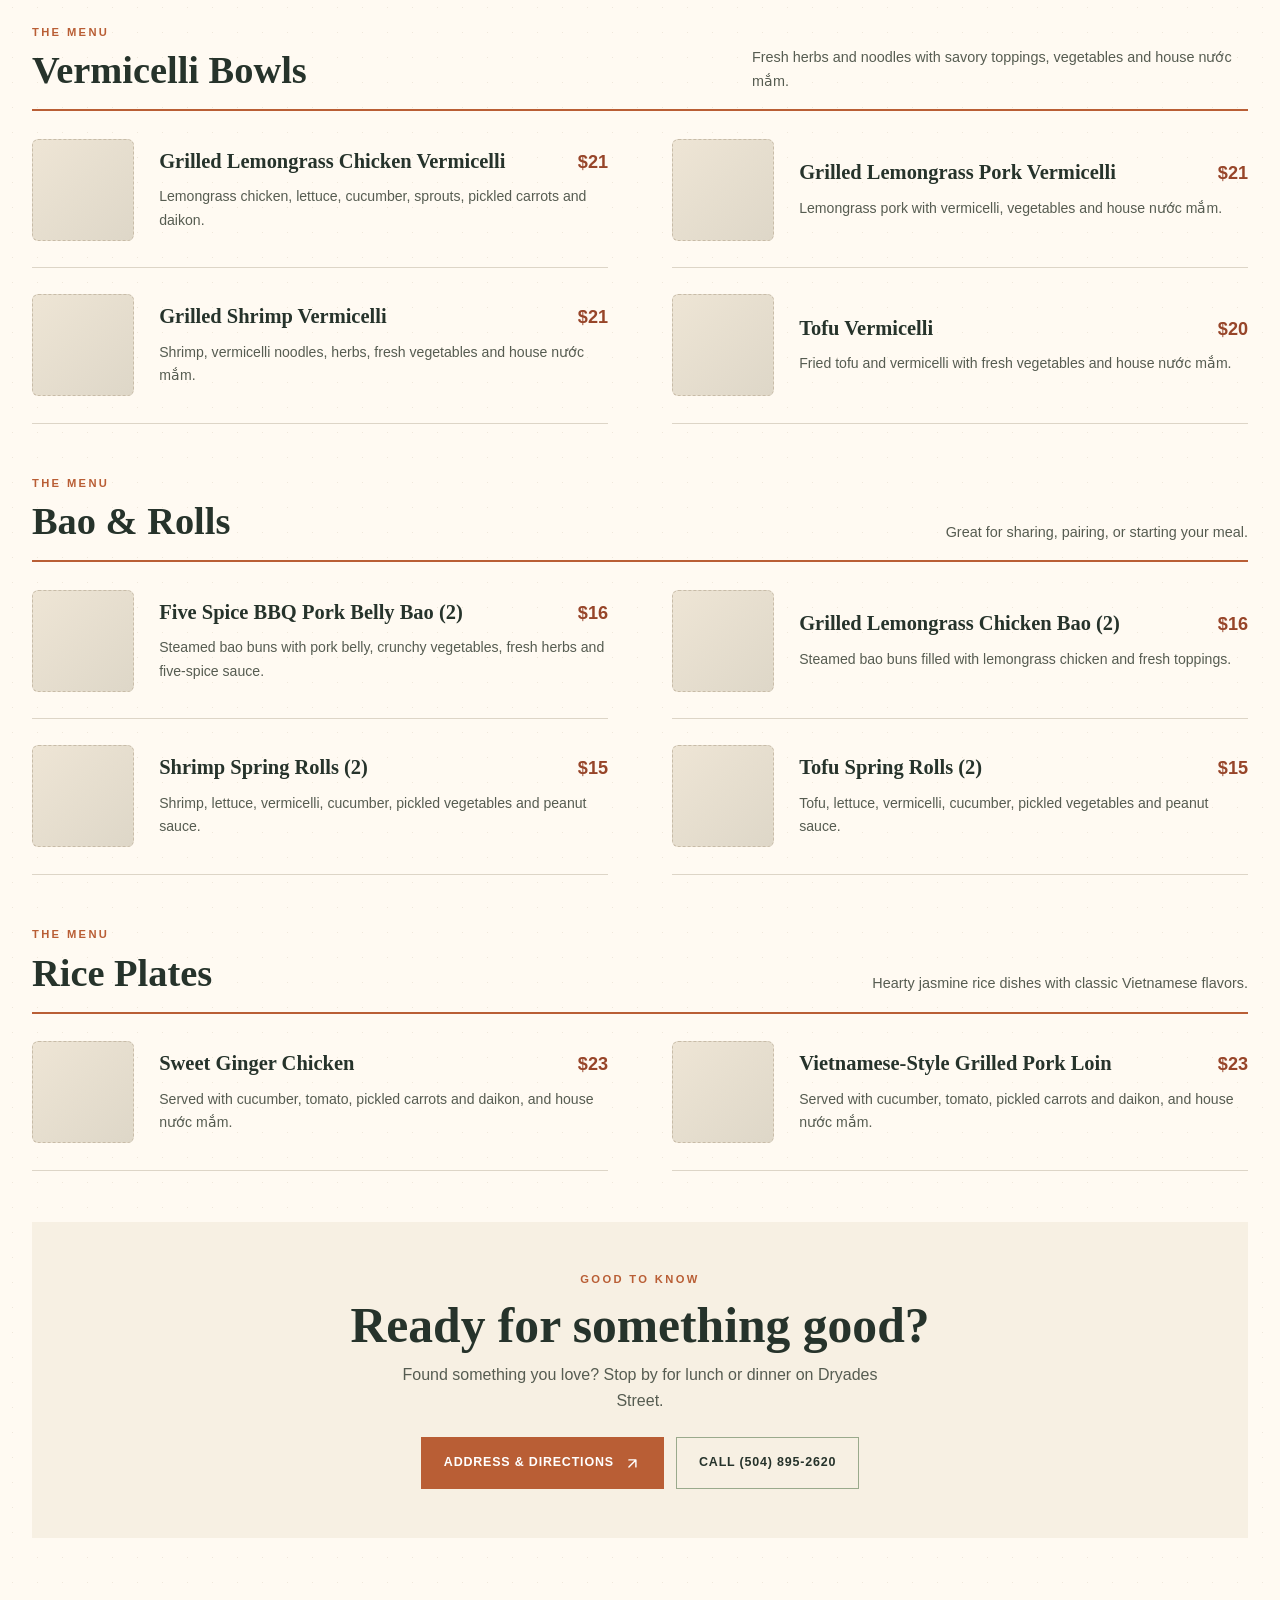
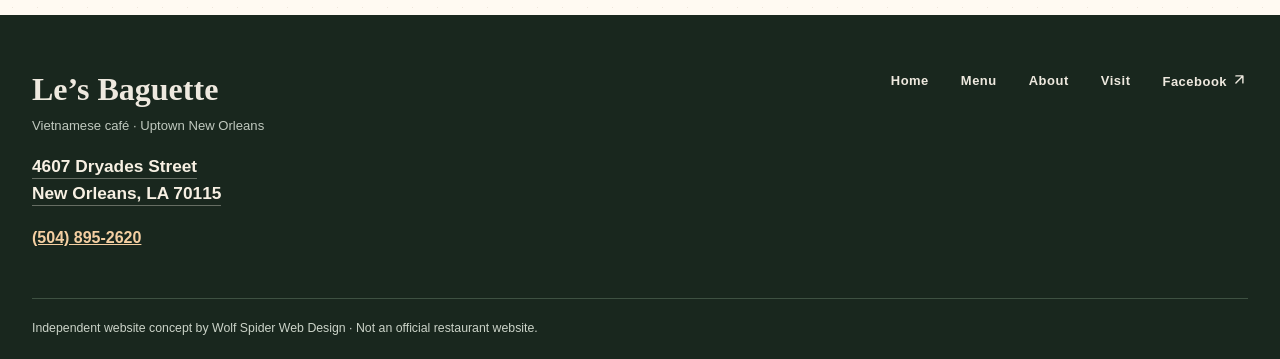
<file: menu.html>
<!doctype html><html lang="en">
<head>
 <meta charset="utf-8">
 <meta name="viewport" content="width=device-width,initial-scale=1">
 <meta name="theme-color" content="#26332B">
 <meta name="description" content="Browse Le’s Baguette menu prices in Uptown New Orleans: bánh mì, phở, vermicelli bowls, bao buns, spring rolls and rice dishes. Find bánh mì, phở and other Vietnamese favorites.">
 <meta property="og:type" content="website">
 <meta property="og:title" content="Vietnamese Food Menu in New Orleans | Le’s Baguette">
 <meta property="og:description" content="Browse Le’s Baguette menu prices in Uptown New Orleans: bánh mì, phở, vermicelli bowls, bao buns, spring rolls and rice dishes. Find bánh mì, phở and other Vietnamese favorites.">
 <title>Vietnamese Food Menu in New Orleans | Le’s Baguette</title>
 <link rel="icon" type="image/png" href="assets/images/favicon.png">
 
 <script src="main.js"></script>
 <link rel="stylesheet" href="styles.css">
 <link rel="stylesheet" href="enhancements.css">
 </head>
<body class="menu-page"><a class="skip-link" href="#main-content">Skip to content</a>
<div class="top-strip"><span>VIETNAMESE FAVORITES · UPTOWN NEW ORLEANS</span></div>
<header class="site-header" id="top">
 <div class="header-inner">
  <a class="site-logo" href="home.html" aria-label="Le’s Baguette homepage">
   <span class="logo-mark"><img src="assets/images/logo-small.png" alt="" width="160" height="160" decoding="async"></span>
   <span class="logo-type"><strong>LE’S BAGUETTE</strong><small>BÁNH MÌ CAFÉ</small></span>
  </a>
  <nav class="site-nav" aria-label="Main navigation"><a href="home.html">Home</a><a href="menu.html" aria-current="page">Menu</a><a href="about.html">About</a><a href="visit.html">Visit</a></nav>
  <div class="header-tools">
   <button class="theme-toggle" type="button" aria-label="Switch to dark mode" aria-pressed="false" title="Toggle light and dark mode"><span class="theme-symbol" aria-hidden="true"><svg class="ui-icon theme-icon-moon" xmlns="http://www.w3.org/2000/svg" viewBox="0 0 24 24" fill="none" stroke="currentColor" stroke-width="2" stroke-linecap="round" stroke-linejoin="round" aria-hidden="true" focusable="false"><path d="M20.8 13.3A8.8 8.8 0 0 1 10.7 3.2 8.9 8.9 0 1 0 20.8 13.3Z"/></svg><svg class="ui-icon theme-icon-sun" xmlns="http://www.w3.org/2000/svg" viewBox="0 0 24 24" fill="none" stroke="currentColor" stroke-width="2" stroke-linecap="round" stroke-linejoin="round" aria-hidden="true" focusable="false"><circle cx="12" cy="12" r="4"/><path d="M12 2v2m0 16v2M4.93 4.93l1.42 1.42m11.3 11.3 1.42 1.42M2 12h2m16 0h2M4.93 19.07l1.42-1.42m11.3-11.3 1.42-1.42"/></svg></span></button>
   <a class="header-order" href="visit.html">Directions <span aria-hidden="true"><svg class="ui-icon" xmlns="http://www.w3.org/2000/svg" viewBox="0 0 24 24" fill="none" stroke="currentColor" stroke-width="2" stroke-linecap="round" stroke-linejoin="round" aria-hidden="true" focusable="false"><path d="M7 17 17 7M7 7h10v10"/></svg></span></a>
  </div>
 </div>
</header>
<main id="main-content">
 <section class="menu-page-banner"><span class="section-kicker">BANH MÌ · PHỞ · VERMICELLI</span><h1>Menu</h1><p>Crusty baguettes, cozy noodle soups, and Vietnamese favorites. Find what sounds good, then come see us on Dryades Street.</p>
  <div class="menu-hero-actions"><a class="warm-button" href="visit.html">Find Us <span aria-hidden="true"><svg class="ui-icon" xmlns="http://www.w3.org/2000/svg" viewBox="0 0 24 24" fill="none" stroke="currentColor" stroke-width="2" stroke-linecap="round" stroke-linejoin="round" aria-hidden="true" focusable="false"><path d="M7 17 17 7M7 7h10v10"/></svg></span></a><a class="light-outline-button" href="tel:+15048952620">Call the Café</a></div>
 </section>
 
 <nav class="menu-jump" aria-label="Jump to menu categories"><div class="menu-jump-inner"><a href="#banh-mi">Bánh Mì</a><a href="#pho">Phở Noodle Soup</a><a href="#vermicelli">Vermicelli Bowls</a><a href="#bao-rolls">Bao & Rolls</a><a href="#rice">Rice Plates</a></div></nav>
 <section id="menu-1001" aria-label="Vietnamese food selections"><div class="cs-container"><section class="menu-category" id="banh-mi" aria-labelledby="banh-mi-heading">
  <div class="category-title"><div><span class="section-kicker">THE MENU</span><h2 id="banh-mi-heading">Bánh Mì</h2></div><p>Crisp Vietnamese baguette sandwiches with fresh herbs, pickled vegetables and bright flavor.</p></div>
  <ul class="cs-card-group"><li class="cs-item">
   <div class="cs-picture cs-image-placeholder" aria-hidden="true"></div>
   <div class="cs-info">
    <div class="dish-title-row"><h3 class="cs-h3"><span class="cs-name">Grilled Lemongrass Pork Bánh Mì</span></h3><span class="dish-price">$17</span></div>
    <p class="cs-item-p">Lemongrass pork, cucumber, pickled carrots and daikon, cilantro, jalapeños and sriracha aioli.</p>
   </div>
  </li><li class="cs-item">
   <div class="cs-picture cs-image-placeholder" aria-hidden="true"></div>
   <div class="cs-info">
    <div class="dish-title-row"><h3 class="cs-h3"><span class="cs-name">Grilled Lemongrass Chicken Bánh Mì</span></h3><span class="dish-price">$17</span></div>
    <p class="cs-item-p">Lemongrass chicken with crisp vegetables, cilantro and sriracha aioli.</p>
   </div>
  </li><li class="cs-item">
   <div class="cs-picture cs-image-placeholder" aria-hidden="true"></div>
   <div class="cs-info">
    <div class="dish-title-row"><h3 class="cs-h3"><span class="cs-name">Five Spice BBQ Pork Belly Bánh Mì</span></h3><span class="dish-price">$17</span></div>
    <p class="cs-item-p">Five-spice pork belly, pickled vegetables, cucumber, cilantro and sriracha aioli.</p>
   </div>
  </li><li class="cs-item">
   <div class="cs-picture cs-image-placeholder" aria-hidden="true"></div>
   <div class="cs-info">
    <div class="dish-title-row"><h3 class="cs-h3"><span class="cs-name">Tofu Bánh Mì</span></h3><span class="dish-price">$16</span></div>
    <p class="cs-item-p">Tofu with pickled carrots and daikon, cucumber, cilantro, jalapeños and sriracha aioli.</p>
   </div>
  </li></ul>
 </section><section class="menu-category" id="pho" aria-labelledby="pho-heading">
  <div class="category-title"><div><span class="section-kicker">THE MENU</span><h2 id="pho-heading">Phở Noodle Soup</h2></div><p>Warm, comforting Vietnamese noodle soup with your favorite toppings.</p></div>
  <ul class="cs-card-group"><li class="cs-item">
   <div class="cs-picture cs-image-placeholder" aria-hidden="true"></div>
   <div class="cs-info">
    <div class="dish-title-row"><h3 class="cs-h3"><span class="cs-name">Phở Gà</span></h3><span class="dish-price">$21</span></div>
    <p class="cs-item-p">Chicken phở.</p>
   </div>
  </li><li class="cs-item">
   <div class="cs-picture cs-image-placeholder" aria-hidden="true"></div>
   <div class="cs-info">
    <div class="dish-title-row"><h3 class="cs-h3"><span class="cs-name">Phở Tái Nạm</span></h3><span class="dish-price">$21</span></div>
    <p class="cs-item-p">Rare steak and brisket phở.</p>
   </div>
  </li><li class="cs-item">
   <div class="cs-picture cs-image-placeholder" aria-hidden="true"></div>
   <div class="cs-info">
    <div class="dish-title-row"><h3 class="cs-h3"><span class="cs-name">Phở Tái</span></h3><span class="dish-price">$21</span></div>
    <p class="cs-item-p">Rare steak phở.</p>
   </div>
  </li><li class="cs-item">
   <div class="cs-picture cs-image-placeholder" aria-hidden="true"></div>
   <div class="cs-info">
    <div class="dish-title-row"><h3 class="cs-h3"><span class="cs-name">Phở Đậu Hũ</span></h3><span class="dish-price">$21</span></div>
    <p class="cs-item-p">Tofu phở.</p>
   </div>
  </li></ul>
 </section><section class="menu-category" id="vermicelli" aria-labelledby="vermicelli-heading">
  <div class="category-title"><div><span class="section-kicker">THE MENU</span><h2 id="vermicelli-heading">Vermicelli Bowls</h2></div><p>Fresh herbs and noodles with savory toppings, vegetables and house nước mắm.</p></div>
  <ul class="cs-card-group"><li class="cs-item">
   <div class="cs-picture cs-image-placeholder" aria-hidden="true"></div>
   <div class="cs-info">
    <div class="dish-title-row"><h3 class="cs-h3"><span class="cs-name">Grilled Lemongrass Chicken Vermicelli</span></h3><span class="dish-price">$21</span></div>
    <p class="cs-item-p">Lemongrass chicken, lettuce, cucumber, sprouts, pickled carrots and daikon.</p>
   </div>
  </li><li class="cs-item">
   <div class="cs-picture cs-image-placeholder" aria-hidden="true"></div>
   <div class="cs-info">
    <div class="dish-title-row"><h3 class="cs-h3"><span class="cs-name">Grilled Lemongrass Pork Vermicelli</span></h3><span class="dish-price">$21</span></div>
    <p class="cs-item-p">Lemongrass pork with vermicelli, vegetables and house nước mắm.</p>
   </div>
  </li><li class="cs-item">
   <div class="cs-picture cs-image-placeholder" aria-hidden="true"></div>
   <div class="cs-info">
    <div class="dish-title-row"><h3 class="cs-h3"><span class="cs-name">Grilled Shrimp Vermicelli</span></h3><span class="dish-price">$21</span></div>
    <p class="cs-item-p">Shrimp, vermicelli noodles, herbs, fresh vegetables and house nước mắm.</p>
   </div>
  </li><li class="cs-item">
   <div class="cs-picture cs-image-placeholder" aria-hidden="true"></div>
   <div class="cs-info">
    <div class="dish-title-row"><h3 class="cs-h3"><span class="cs-name">Tofu Vermicelli</span></h3><span class="dish-price">$20</span></div>
    <p class="cs-item-p">Fried tofu and vermicelli with fresh vegetables and house nước mắm.</p>
   </div>
  </li></ul>
 </section><section class="menu-category" id="bao-rolls" aria-labelledby="bao-rolls-heading">
  <div class="category-title"><div><span class="section-kicker">THE MENU</span><h2 id="bao-rolls-heading">Bao & Rolls</h2></div><p>Great for sharing, pairing, or starting your meal.</p></div>
  <ul class="cs-card-group"><li class="cs-item">
   <div class="cs-picture cs-image-placeholder" aria-hidden="true"></div>
   <div class="cs-info">
    <div class="dish-title-row"><h3 class="cs-h3"><span class="cs-name">Five Spice BBQ Pork Belly Bao (2)</span></h3><span class="dish-price">$16</span></div>
    <p class="cs-item-p">Steamed bao buns with pork belly, crunchy vegetables, fresh herbs and five-spice sauce.</p>
   </div>
  </li><li class="cs-item">
   <div class="cs-picture cs-image-placeholder" aria-hidden="true"></div>
   <div class="cs-info">
    <div class="dish-title-row"><h3 class="cs-h3"><span class="cs-name">Grilled Lemongrass Chicken Bao (2)</span></h3><span class="dish-price">$16</span></div>
    <p class="cs-item-p">Steamed bao buns filled with lemongrass chicken and fresh toppings.</p>
   </div>
  </li><li class="cs-item">
   <div class="cs-picture cs-image-placeholder" aria-hidden="true"></div>
   <div class="cs-info">
    <div class="dish-title-row"><h3 class="cs-h3"><span class="cs-name">Shrimp Spring Rolls (2)</span></h3><span class="dish-price">$15</span></div>
    <p class="cs-item-p">Shrimp, lettuce, vermicelli, cucumber, pickled vegetables and peanut sauce.</p>
   </div>
  </li><li class="cs-item">
   <div class="cs-picture cs-image-placeholder" aria-hidden="true"></div>
   <div class="cs-info">
    <div class="dish-title-row"><h3 class="cs-h3"><span class="cs-name">Tofu Spring Rolls (2)</span></h3><span class="dish-price">$15</span></div>
    <p class="cs-item-p">Tofu, lettuce, vermicelli, cucumber, pickled vegetables and peanut sauce.</p>
   </div>
  </li></ul>
 </section><section class="menu-category" id="rice" aria-labelledby="rice-heading">
  <div class="category-title"><div><span class="section-kicker">THE MENU</span><h2 id="rice-heading">Rice Plates</h2></div><p>Hearty jasmine rice dishes with classic Vietnamese flavors.</p></div>
  <ul class="cs-card-group"><li class="cs-item">
   <div class="cs-picture cs-image-placeholder" aria-hidden="true"></div>
   <div class="cs-info">
    <div class="dish-title-row"><h3 class="cs-h3"><span class="cs-name">Sweet Ginger Chicken</span></h3><span class="dish-price">$23</span></div>
    <p class="cs-item-p">Served with cucumber, tomato, pickled carrots and daikon, and house nước mắm.</p>
   </div>
  </li><li class="cs-item">
   <div class="cs-picture cs-image-placeholder" aria-hidden="true"></div>
   <div class="cs-info">
    <div class="dish-title-row"><h3 class="cs-h3"><span class="cs-name">Vietnamese-Style Grilled Pork Loin</span></h3><span class="dish-price">$23</span></div>
    <p class="cs-item-p">Served with cucumber, tomato, pickled carrots and daikon, and house nước mắm.</p>
   </div>
  </li></ul>
 </section>
 <div class="menu-tail"><span class="section-kicker">GOOD TO KNOW</span><h2>Ready for something good?</h2><p>Found something you love? Stop by for lunch or dinner on Dryades Street.</p><div class="inline-actions"><a class="warm-button" href="visit.html">Address &amp; Directions <svg class="ui-icon" xmlns="http://www.w3.org/2000/svg" viewBox="0 0 24 24" fill="none" stroke="currentColor" stroke-width="2" stroke-linecap="round" stroke-linejoin="round" aria-hidden="true" focusable="false"><path d="M7 17 17 7M7 7h10v10"/></svg></a><a class="outline-button" href="tel:+15048952620">Call (504) 895-2620</a></div></div>
 </div></section>
</main><footer class="site-footer">
  <div class="footer-inner">
   <div class="footer-contact"><div class="footer-brand">Le’s Baguette</div><p>Vietnamese café · Uptown New Orleans</p><address class="footer-address"><a href="https://www.google.com/maps/search/?api=1&amp;query=Le%27s+Baguette+4607+Dryades+St+New+Orleans+LA+70115" target="_blank" rel="noopener noreferrer">4607 Dryades Street<br>New Orleans, LA 70115</a></address><a class="footer-phone" href="tel:+15048952620">(504) 895-2620</a></div>
   <nav class="footer-links" aria-label="Footer navigation"><a href="home.html">Home</a><a href="menu.html">Menu</a><a href="about.html">About</a><a href="visit.html">Visit</a><a href="https://www.facebook.com/lesbaguettenola" target="_blank" rel="noopener noreferrer">Facebook <svg class="ui-icon" xmlns="http://www.w3.org/2000/svg" viewBox="0 0 24 24" fill="none" stroke="currentColor" stroke-width="2" stroke-linecap="round" stroke-linejoin="round" aria-hidden="true" focusable="false"><path d="M7 17 17 7M7 7h10v10"/></svg></a></nav>
  </div>
  <div class="footer-bottom"><small>Independent website concept by Wolf Spider Web Design · Not an official restaurant website.</small></div>
 </footer>
  <nav class="mobile-quick-actions" aria-label="Quick actions">
    <a class="quick-action-menu" aria-current="page" href="menu.html"><svg class="ui-icon" xmlns="http://www.w3.org/2000/svg" viewBox="0 0 24 24" fill="none" stroke="currentColor" stroke-width="2" stroke-linecap="round" stroke-linejoin="round" aria-hidden="true" focusable="false"><path d="M12 7v14"/><path d="M3 18V5a2 2 0 0 1 2-2h2a5 5 0 0 1 5 3.5A5 5 0 0 1 17 3h2a2 2 0 0 1 2 2v13h-4a5 5 0 0 0-5 3 5 5 0 0 0-5-3H3Z"/></svg><span>Menu</span></a>
    <a href="https://www.google.com/maps/search/?api=1&amp;query=Le%27s+Baguette+4607+Dryades+St+New+Orleans+LA+70115" target="_blank" rel="noopener noreferrer"><svg class="ui-icon" xmlns="http://www.w3.org/2000/svg" viewBox="0 0 24 24" fill="none" stroke="currentColor" stroke-width="2" stroke-linecap="round" stroke-linejoin="round" aria-hidden="true" focusable="false"><path d="M20 10c0 5-8 11-8 11S4 15 4 10a8 8 0 1 1 16 0Z"/><circle cx="12" cy="10" r="2.5"/></svg><span>Directions</span></a>
    <a href="tel:+15048952620"><svg class="ui-icon" xmlns="http://www.w3.org/2000/svg" viewBox="0 0 24 24" fill="none" stroke="currentColor" stroke-width="2" stroke-linecap="round" stroke-linejoin="round" aria-hidden="true" focusable="false"><path d="M22 16.92v3a2 2 0 0 1-2.18 2 19.8 19.8 0 0 1-8.63-3.07 19.5 19.5 0 0 1-6-6 19.8 19.8 0 0 1-3.07-8.67A2 2 0 0 1 4.11 2h3a2 2 0 0 1 2 1.72c.12.96.35 1.91.67 2.81a2 2 0 0 1-.45 2.11L8.06 9.91a16 16 0 0 0 6 6l1.27-1.27a2 2 0 0 1 2.11-.45c.9.32 1.85.55 2.81.67a2 2 0 0 1 1.75 2.06Z"/></svg><span>Call</span></a>
  </nav>
</body></html>
</file>
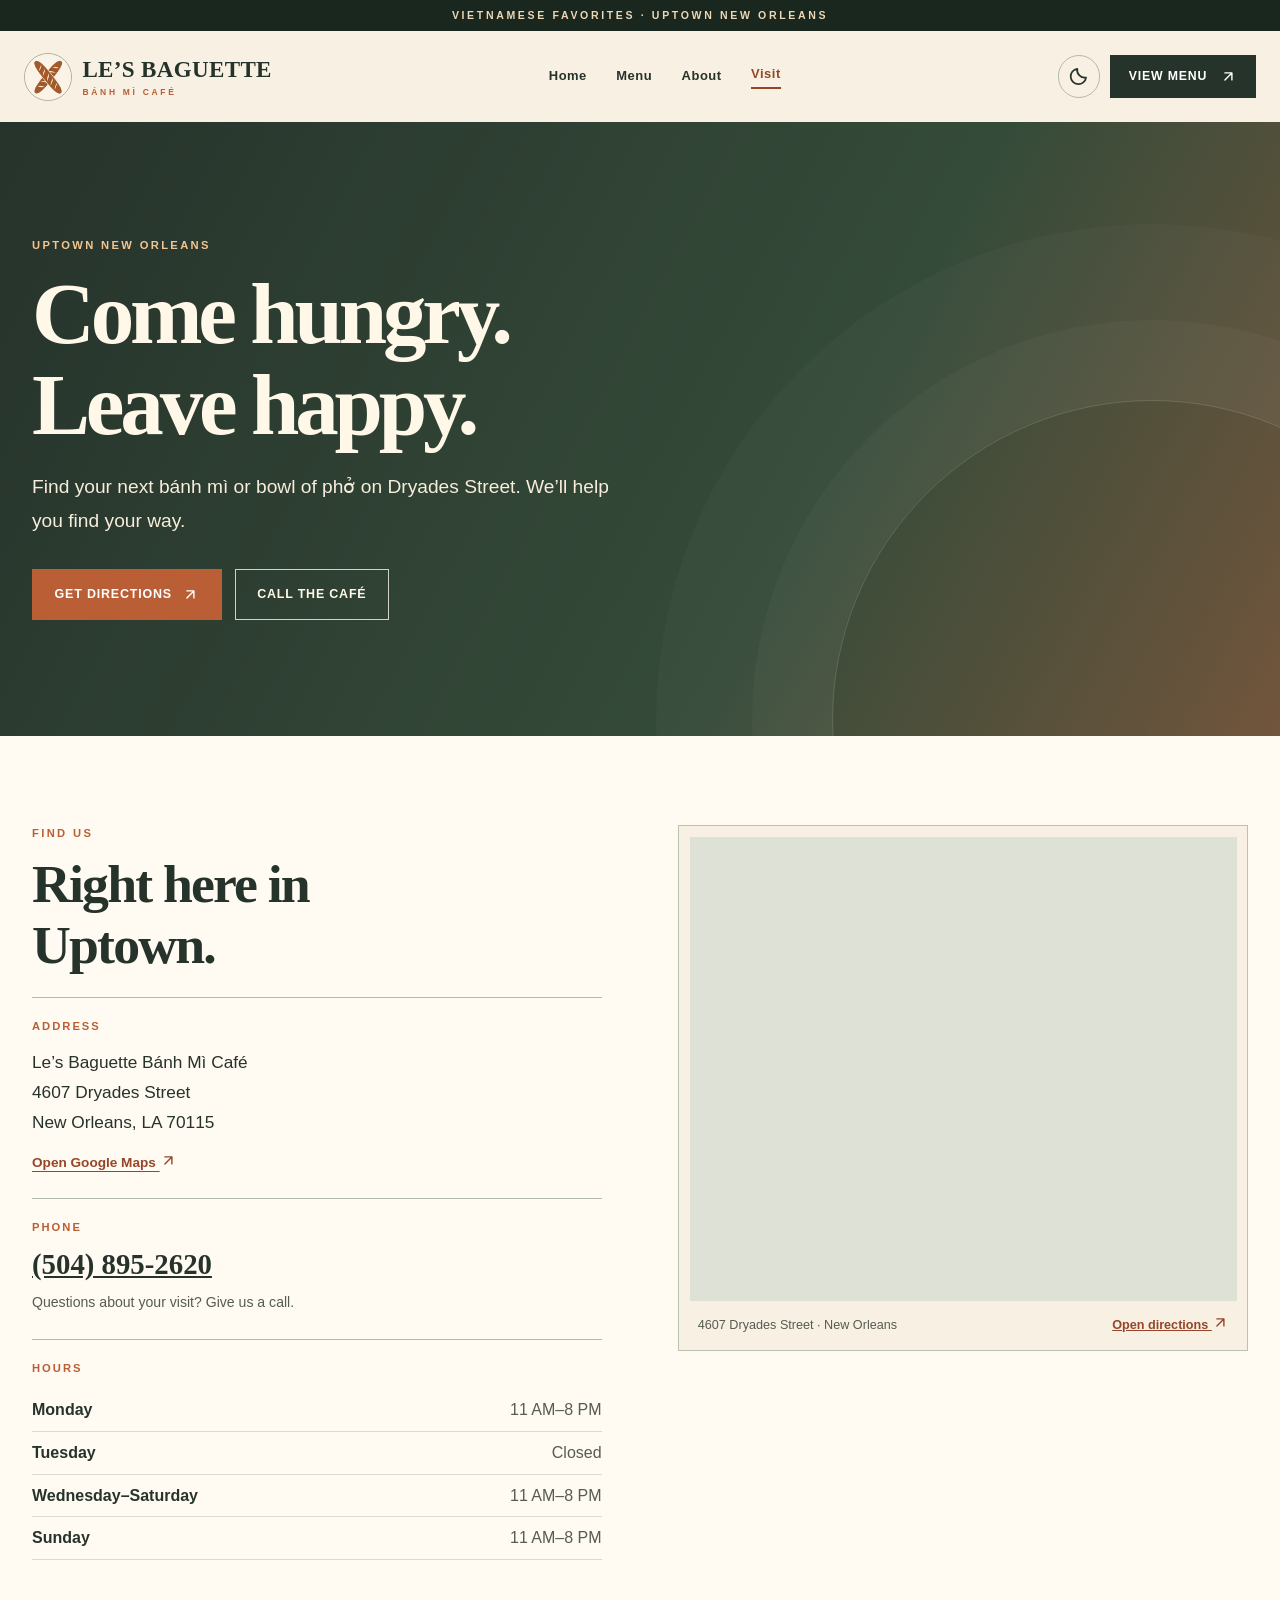
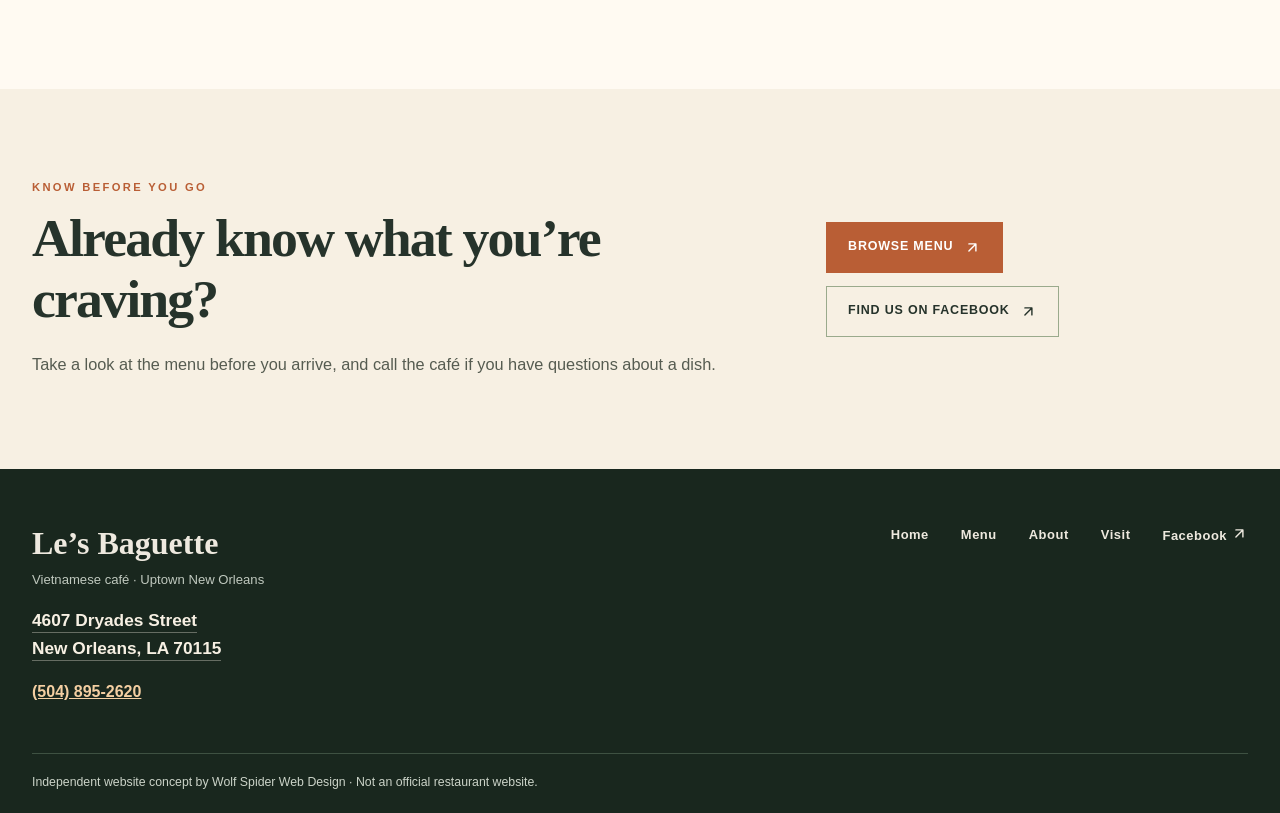
<file: visit.html>
<!doctype html><html lang="en">
<head>
 <meta charset="utf-8">
 <meta name="viewport" content="width=device-width,initial-scale=1">
 <meta name="theme-color" content="#26332B">
 <meta name="description" content="Find Le’s Baguette in Uptown New Orleans at 4607 Dryades Street. See hours, call (504) 895-2620, get directions and browse the Vietnamese food menu.">
 <meta property="og:type" content="website">
 <meta property="og:title" content="Visit Le’s Baguette | 4607 Dryades St, New Orleans">
 <meta property="og:description" content="Find Le’s Baguette in Uptown New Orleans at 4607 Dryades Street. See hours, call (504) 895-2620, get directions and browse the Vietnamese food menu.">
 <title>Visit Le’s Baguette | 4607 Dryades St, New Orleans</title>
 <link rel="icon" type="image/png" href="assets/images/favicon.png">
 
 <script src="main.js"></script>
 <link rel="stylesheet" href="styles.css">
 <link rel="stylesheet" href="enhancements.css">
 </head>
<body class="visit-page"><a class="skip-link" href="#main-content">Skip to content</a>
<div class="top-strip"><span>VIETNAMESE FAVORITES · UPTOWN NEW ORLEANS</span></div>
<header class="site-header" id="top">
 <div class="header-inner">
  <a class="site-logo" href="home.html" aria-label="Le’s Baguette homepage">
   <span class="logo-mark"><img src="assets/images/logo-small.png" alt="" width="160" height="160" decoding="async"></span>
   <span class="logo-type"><strong>LE’S BAGUETTE</strong><small>BÁNH MÌ CAFÉ</small></span>
  </a>
  <nav class="site-nav" aria-label="Main navigation"><a href="home.html">Home</a><a href="menu.html">Menu</a><a href="about.html">About</a><a href="visit.html" aria-current="page">Visit</a></nav>
  <div class="header-tools">
   <button class="theme-toggle" type="button" aria-label="Switch to dark mode" aria-pressed="false" title="Toggle light and dark mode"><span class="theme-symbol" aria-hidden="true"><svg class="ui-icon theme-icon-moon" xmlns="http://www.w3.org/2000/svg" viewBox="0 0 24 24" fill="none" stroke="currentColor" stroke-width="2" stroke-linecap="round" stroke-linejoin="round" aria-hidden="true" focusable="false"><path d="M20.8 13.3A8.8 8.8 0 0 1 10.7 3.2 8.9 8.9 0 1 0 20.8 13.3Z"/></svg><svg class="ui-icon theme-icon-sun" xmlns="http://www.w3.org/2000/svg" viewBox="0 0 24 24" fill="none" stroke="currentColor" stroke-width="2" stroke-linecap="round" stroke-linejoin="round" aria-hidden="true" focusable="false"><circle cx="12" cy="12" r="4"/><path d="M12 2v2m0 16v2M4.93 4.93l1.42 1.42m11.3 11.3 1.42 1.42M2 12h2m16 0h2M4.93 19.07l1.42-1.42m11.3-11.3 1.42-1.42"/></svg></span></button>
   <a class="header-order" href="menu.html">View Menu <span aria-hidden="true"><svg class="ui-icon" xmlns="http://www.w3.org/2000/svg" viewBox="0 0 24 24" fill="none" stroke="currentColor" stroke-width="2" stroke-linecap="round" stroke-linejoin="round" aria-hidden="true" focusable="false"><path d="M7 17 17 7M7 7h10v10"/></svg></span></a>
  </div>
 </div>
</header>
<main id="main-content">
 <section class="interior-banner visit-banner"><div class="interior-banner-inner"><span class="section-kicker">UPTOWN NEW ORLEANS</span><h1>Come hungry. Leave happy.</h1><p>Find your next bánh mì or bowl of phở on Dryades Street. We’ll help you find your way.</p><div class="inline-actions"><a class="warm-button" href="https://www.google.com/maps/search/?api=1&query=Le%27s+Baguette+4607+Dryades+St+New+Orleans+LA+70115" target="_blank" rel="noopener noreferrer">Get Directions <svg class="ui-icon" xmlns="http://www.w3.org/2000/svg" viewBox="0 0 24 24" fill="none" stroke="currentColor" stroke-width="2" stroke-linecap="round" stroke-linejoin="round" aria-hidden="true" focusable="false"><path d="M7 17 17 7M7 7h10v10"/></svg></a><a class="light-outline-button" href="tel:+15048952620">Call the Café</a></div></div></section>
 <section class="visit-detail" aria-labelledby="visit-info-title"><div class="visit-detail-inner">
 <div class="visit-detail-copy"><span class="section-kicker">FIND US</span><h2 id="visit-info-title">Right here in Uptown.</h2>
  <div class="detail-card"><span class="detail-label">ADDRESS</span><address>Le’s Baguette Bánh Mì Café<br>4607 Dryades Street<br>New Orleans, LA 70115</address><a href="https://www.google.com/maps/search/?api=1&query=Le%27s+Baguette+4607+Dryades+St+New+Orleans+LA+70115" target="_blank" rel="noopener noreferrer">Open Google Maps <svg class="ui-icon" xmlns="http://www.w3.org/2000/svg" viewBox="0 0 24 24" fill="none" stroke="currentColor" stroke-width="2" stroke-linecap="round" stroke-linejoin="round" aria-hidden="true" focusable="false"><path d="M7 17 17 7M7 7h10v10"/></svg></a></div>
  <div class="detail-card"><span class="detail-label">PHONE</span><a class="detail-phone" href="tel:+15048952620">(504) 895-2620</a><p>Questions about your visit? Give us a call.</p></div>
  <div class="detail-card"><span class="detail-label">HOURS</span><dl class="hours-list"><div><dt>Monday</dt><dd>11 AM–8 PM</dd></div><div><dt>Tuesday</dt><dd>Closed</dd></div><div><dt>Wednesday–Saturday</dt><dd>11 AM–8 PM</dd></div><div><dt>Sunday</dt><dd>11 AM–8 PM</dd></div></dl></div>
 </div>
 <div class="visit-map-wrap"><iframe title="Map showing Le’s Baguette on Dryades Street in New Orleans" src="https://www.google.com/maps?q=4607%20Dryades%20St%2C%20New%20Orleans%2C%20LA%2070115&amp;output=embed" loading="lazy" referrerpolicy="no-referrer-when-downgrade" allowfullscreen></iframe><div class="map-foot"><span>4607 Dryades Street · New Orleans</span><a href="https://www.google.com/maps/search/?api=1&query=Le%27s+Baguette+4607+Dryades+St+New+Orleans+LA+70115" target="_blank" rel="noopener noreferrer">Open directions <svg class="ui-icon" xmlns="http://www.w3.org/2000/svg" viewBox="0 0 24 24" fill="none" stroke="currentColor" stroke-width="2" stroke-linecap="round" stroke-linejoin="round" aria-hidden="true" focusable="false"><path d="M7 17 17 7M7 7h10v10"/></svg></a></div></div>
 </div></section>
 <section class="visit-encourage"><div><span class="section-kicker">KNOW BEFORE YOU GO</span><h2>Already know what you’re craving?</h2><p>Take a look at the menu before you arrive, and call the café if you have questions about a dish.</p></div><div class="inline-actions"><a class="warm-button" href="menu.html">Browse Menu <svg class="ui-icon" xmlns="http://www.w3.org/2000/svg" viewBox="0 0 24 24" fill="none" stroke="currentColor" stroke-width="2" stroke-linecap="round" stroke-linejoin="round" aria-hidden="true" focusable="false"><path d="M7 17 17 7M7 7h10v10"/></svg></a><a class="outline-button" href="https://www.facebook.com/lesbaguettenola" target="_blank" rel="noopener noreferrer">Find Us on Facebook <svg class="ui-icon" xmlns="http://www.w3.org/2000/svg" viewBox="0 0 24 24" fill="none" stroke="currentColor" stroke-width="2" stroke-linecap="round" stroke-linejoin="round" aria-hidden="true" focusable="false"><path d="M7 17 17 7M7 7h10v10"/></svg></a></div></section>
</main><footer class="site-footer">
  <div class="footer-inner">
   <div class="footer-contact"><div class="footer-brand">Le’s Baguette</div><p>Vietnamese café · Uptown New Orleans</p><address class="footer-address"><a href="https://www.google.com/maps/search/?api=1&amp;query=Le%27s+Baguette+4607+Dryades+St+New+Orleans+LA+70115" target="_blank" rel="noopener noreferrer">4607 Dryades Street<br>New Orleans, LA 70115</a></address><a class="footer-phone" href="tel:+15048952620">(504) 895-2620</a></div>
   <nav class="footer-links" aria-label="Footer navigation"><a href="home.html">Home</a><a href="menu.html">Menu</a><a href="about.html">About</a><a href="visit.html">Visit</a><a href="https://www.facebook.com/lesbaguettenola" target="_blank" rel="noopener noreferrer">Facebook <svg class="ui-icon" xmlns="http://www.w3.org/2000/svg" viewBox="0 0 24 24" fill="none" stroke="currentColor" stroke-width="2" stroke-linecap="round" stroke-linejoin="round" aria-hidden="true" focusable="false"><path d="M7 17 17 7M7 7h10v10"/></svg></a></nav>
  </div>
  <div class="footer-bottom"><small>Independent website concept by Wolf Spider Web Design · Not an official restaurant website.</small></div>
 </footer>
  <nav class="mobile-quick-actions" aria-label="Quick actions">
    <a class="quick-action-menu" href="menu.html"><svg class="ui-icon" xmlns="http://www.w3.org/2000/svg" viewBox="0 0 24 24" fill="none" stroke="currentColor" stroke-width="2" stroke-linecap="round" stroke-linejoin="round" aria-hidden="true" focusable="false"><path d="M12 7v14"/><path d="M3 18V5a2 2 0 0 1 2-2h2a5 5 0 0 1 5 3.5A5 5 0 0 1 17 3h2a2 2 0 0 1 2 2v13h-4a5 5 0 0 0-5 3 5 5 0 0 0-5-3H3Z"/></svg><span>Menu</span></a>
    <a href="https://www.google.com/maps/search/?api=1&amp;query=Le%27s+Baguette+4607+Dryades+St+New+Orleans+LA+70115" target="_blank" rel="noopener noreferrer"><svg class="ui-icon" xmlns="http://www.w3.org/2000/svg" viewBox="0 0 24 24" fill="none" stroke="currentColor" stroke-width="2" stroke-linecap="round" stroke-linejoin="round" aria-hidden="true" focusable="false"><path d="M20 10c0 5-8 11-8 11S4 15 4 10a8 8 0 1 1 16 0Z"/><circle cx="12" cy="10" r="2.5"/></svg><span>Directions</span></a>
    <a href="tel:+15048952620"><svg class="ui-icon" xmlns="http://www.w3.org/2000/svg" viewBox="0 0 24 24" fill="none" stroke="currentColor" stroke-width="2" stroke-linecap="round" stroke-linejoin="round" aria-hidden="true" focusable="false"><path d="M22 16.92v3a2 2 0 0 1-2.18 2 19.8 19.8 0 0 1-8.63-3.07 19.5 19.5 0 0 1-6-6 19.8 19.8 0 0 1-3.07-8.67A2 2 0 0 1 4.11 2h3a2 2 0 0 1 2 1.72c.12.96.35 1.91.67 2.81a2 2 0 0 1-.45 2.11L8.06 9.91a16 16 0 0 0 6 6l1.27-1.27a2 2 0 0 1 2.11-.45c.9.32 1.85.55 2.81.67a2 2 0 0 1 1.75 2.06Z"/></svg><span>Call</span></a>
  </nav>
</body></html>
</file>
<file: landing.css>
/* Welcome page | Based on CodeStitch Hero #229; uses the local PNG directly. */
:root {
  --primary: #b95e35;
  --primaryLight: #ebbe85;
  --bodyTextColorWhite: #fffaf2;
  --forest: #26332b;
}
* , *::before, *::after { box-sizing: border-box; }
html { scroll-behavior: smooth; }
body { margin: 0; background: var(--forest); font-family: "Trebuchet MS", "Segoe UI", Arial, sans-serif; color: var(--bodyTextColorWhite); }
a { color: inherit; }
a:focus-visible { outline: 3px solid var(--primaryLight); outline-offset: 4px; }
.skip-link { position: absolute; left: 1rem; top: -5rem; z-index: 30; padding: .7rem 1rem; color: #26332b; background: #fff; }
.skip-link:focus { top: 1rem; }
.landing-header { width:100%; position:absolute; top:0; left:0; z-index:5; display:flex; align-items:center; justify-content:space-between; gap:1rem; padding:clamp(1.05rem,3vw,2rem) clamp(1.2rem,5vw,5rem); }
.landing-brand { display:inline-flex; gap:.8rem; align-items:center; text-decoration:none; text-shadow:0 1px 12px rgba(0,0,0,.45); font:700 clamp(1.15rem,2.4vw,1.5rem)/1.1 Georgia, "Times New Roman", serif; }
.landing-brand img { width:3.5rem; height:3.5rem; border-radius:50%; object-fit:cover; background:#fffaf2; border:2px solid rgba(255,255,255,.9); }
.landing-brand span { display:block; }
.landing-brand small { display:block; font:800 .56rem/1.7 "Trebuchet MS", sans-serif; letter-spacing:.23em; margin-top:.25rem; color:#f0c18c; }
.landing-location { font-size:.7rem; font-weight:800; letter-spacing:.16em; text-shadow:0 1px 12px rgba(0,0,0,.65); }
#hero-229 { position: relative; min-height: min(900px, 100svh); isolation:isolate; overflow:hidden; padding:0 clamp(1rem,5vw,4rem); background:#26332b; }
#hero-229 .cs-picture { width:100%; height:100%; display:block; position:absolute; inset:0; z-index:0; }
#hero-229 .cs-picture::before { content:""; position:absolute; inset:0; z-index:1; /* gently darken the street side while leaving the café recognizable */
  background:linear-gradient(90deg,rgba(8,18,18,.77) 0%,rgba(8,20,16,.58) 36%,rgba(14,24,20,.15) 100%); pointer-events:none; }
#hero-229 .cs-picture img { position:absolute; inset:0; width:100%; height:100%; display:block; object-fit:cover; object-position:center 49%; }
#hero-229 .cs-container { position:relative; z-index:2; width:100%; max-width:80rem; min-height:min(900px,100svh); margin:auto; display:flex; align-items:center; padding:clamp(8rem,18vw,12rem) 0 clamp(5rem,10vw,8rem); }
#hero-229 .cs-container::before,#hero-229 .cs-container::after { content:""; position:absolute; top:0; height:100%; width:1px; pointer-events:none; background:linear-gradient(180deg,rgba(250,251,252,.45),rgba(250,251,252,0)); }
#hero-229 .cs-container::before { left:0; }
#hero-229 .cs-container::after { right:0; transform:rotate(180deg); }
#hero-229 .cs-flex-group { display:flex; flex-wrap:wrap; flex-direction:column; align-items:flex-start; width:min(100%,37rem); padding:0 clamp(.7rem,2.4vw,2rem); }
#hero-229 .cs-topper { display:block; margin-bottom:1rem; color:var(--primaryLight); font-size:clamp(.75rem,1.2vw,.91rem); text-transform:uppercase; font-weight:800; letter-spacing:.17em; }
#hero-229 .cs-title { width:100%; margin:0 0 clamp(1.5rem,3vw,2rem); color:var(--bodyTextColorWhite); font:700 clamp(3.25rem,6.6vw,6.5rem)/1.05 Georgia,"Times New Roman",serif; letter-spacing:-.045em; text-wrap:balance; text-shadow:0 2px 18px rgba(0,0,0,.27); }
#hero-229 .cs-title em { color:#eac18d; font-weight:400; }
#hero-229 .cs-text { width:min(100%,32rem); margin:0 0 clamp(2rem,4vw,2.6rem); color:#fffaef; font-size:clamp(1rem,1.7vw,1.2rem); line-height:1.7; text-shadow:0 1px 10px rgba(0,0,0,.5); }
#hero-229 .cs-button-group { display:flex; flex-direction:column; align-items:stretch; justify-content:center; gap:1rem; }
#hero-229 .cs-button { min-width:12.3125rem; padding:1rem 1.5rem; text-align:center; text-decoration:none; font-size:.84rem; font-weight:800; text-transform:uppercase; letter-spacing:.04em; display:inline-flex; justify-content:center; align-items:center; gap:1rem; transition:background-color .2s, transform .2s; }
#hero-229 .cs-button:hover { transform:translateY(-2px); }
#hero-229 .cs-button-solid { background:var(--primary); border:1px solid var(--primary); color:#fff; }
#hero-229 .cs-button-solid:hover { background:#973f20; }
#hero-229 .cs-button-transparent { border:1px solid rgba(255,250,242,.85); background:rgba(0,0,0,.1); color:#fff; }
#hero-229 .cs-button-transparent:hover { background:rgba(255,255,255,.16); }
.landing-footer { display:flex; flex-wrap:wrap; justify-content:space-between; align-items:center; gap:1rem; padding:1.15rem clamp(1.2rem,5vw,5rem); font-size:.66rem; letter-spacing:.1em; background:#19271e; color:#f2dfbd; }
.landing-footer small { font-size:.65rem; letter-spacing:0; color:#ced7ce; }
@media(min-width:48rem) { #hero-229 .cs-button-group { flex-direction:row; } }
@media(max-width:47.99rem) {
  .landing-location { display:none; }
  #hero-229 { min-height:88svh; }
  #hero-229 .cs-container { min-height:88svh; }
  #hero-229 .cs-picture img { object-position:58% center; }
  #hero-229 .cs-picture::before { background:linear-gradient(90deg,rgba(8,18,18,.76),rgba(12,24,22,.30)),linear-gradient(0deg,rgba(8,18,18,.35),transparent 50%); }
  #hero-229 .cs-flex-group { width:min(100%,33rem); }
  #hero-229 .cs-button-group { width:100%; max-width:19rem; }
}
@media(max-width:24rem) {
  .landing-brand img { width:3rem; height:3rem; }
  #hero-229 .cs-title { font-size:clamp(2.95rem,12.4vw,4rem); }
  #hero-229 .cs-text { font-size:.95rem; }
}
@media(prefers-reduced-motion:reduce) { html { scroll-behavior:auto; } #hero-229 .cs-button { transition:none; } }

/* Welcome page light/dark toggle; keep artwork and white hero copy legible. */
.landing-header-right { display:flex; align-items:center; gap:1.25rem; }
.landing-header-right .theme-toggle { color:#fff8ed; border-color:rgba(255,255,255,.75); background:rgba(10,25,18,.32); }
[data-theme="light"] .landing-footer { background:#f7f0e3; color:#26332b; }
[data-theme="light"] .landing-footer small { color:#5a6359; }
[data-theme="dark"] .landing-footer { background:#19271e; }
[data-theme="dark"] #hero-229 .cs-picture::before { background:linear-gradient(90deg,rgba(7,15,13,.82),rgba(9,19,16,.58) 38%,rgba(7,15,13,.2)); }

/* Accessible location link in the welcome page footer. */
.landing-footer .landing-address {
 display:inline-block;
 color:inherit;
 font-size:clamp(.94rem,1.3vw,1.09rem);
 font-weight:700;
 letter-spacing:.035em;
 line-height:1.55;
 text-decoration:none;
 border-bottom:1px solid currentColor;
 padding-bottom:.14rem;
}
.landing-footer .landing-address:hover { opacity:.8; }
</file>
<file: enhancements.css>
/* v7 site refinements: navigation, menu prices, interior pages and persistent themes */
:root { color-scheme: light; }
[data-theme="dark"] { color-scheme: dark;
  --cream:#222c25; --paper:#1c251f; --bodyTextColor:#c6d1c5;
  --headerColor:#fff4df; --primaryLight:#ebc38c; }
.site-nav a[aria-current="page"] { color:var(--primary-dark); border-bottom:2px solid currentColor; padding-bottom:.15rem; }
.header-tools { display:flex; align-items:center; gap:.6rem; }
.theme-toggle { cursor:pointer; width:2.65rem; height:2.65rem; flex:none; border:1px solid rgba(116,128,105,.48); border-radius:50%; display:inline-grid; place-items:center; background:transparent; color:inherit; font-size:1.35rem; line-height:1; transition:background-color .2s,transform .2s; }
.theme-toggle:hover { background:rgba(185,94,53,.13); transform:rotate(12deg); }
.theme-toggle:focus-visible { outline:3px solid var(--primary); outline-offset:3px; }
.site-header .theme-toggle { color:var(--forest); }
.footer-phone { color:#f4cfa2; font-weight:700; font-size:.88rem; }
#menu-1001 .cs-price { flex:none; font:800 .93rem/1.3 "Trebuchet MS",sans-serif; color:var(--primary-dark); }
#menu-1001 .cs-h3 .cs-name { flex:1; }
#menu-1001 .cs-category { background:#f1eedf; }
#menu-1001 .cs-image-placeholder { background:linear-gradient(135deg,#eee5d5 0%,#ded7c8 100%); border:1px dashed #c8bca8; border-radius:.4rem; }
.footer-links { flex-wrap:wrap; }
/* Site-wide dark theme. Hero and Visit banners stay deep green for contrast. */
[data-theme="dark"] body { color:#f4eddf; background:var(--paper); }
[data-theme="dark"] .site-header { color:#f2ecdf; background:var(--cream); }
[data-theme="dark"] .site-header .theme-toggle, [data-theme="dark"] .site-logo { color:#f4eddf; }
[data-theme="dark"] .logo-type small { color:#e7bb7e; }
[data-theme="dark"] .site-nav a[aria-current="page"], [data-theme="dark"] .site-nav a:hover { color:#f0b982; }
[data-theme="dark"] #menu-1001 .cs-title, [data-theme="dark"] .menu-category h2,
[data-theme="dark"] .story-copy h2 { color:#fff3df; }
[data-theme="dark"] #menu-1001 .cs-item { border-bottom-color:#455547; }
[data-theme="dark"] #menu-1001 .cs-price, [data-theme="dark"] .dish-price { color:#efc28c; }
[data-theme="dark"] #menu-1001 .cs-category { background:#314131; color:#d5e3c7; border-color:#58654f; }
[data-theme="dark"] #menu-1001 .cs-image-placeholder { background:linear-gradient(135deg,#29372e,#36443b); border-color:#4a5b4d; }
[data-theme="dark"] .story-section { background:var(--cream); }
[data-theme="dark"] .story-ornament { background:radial-gradient(ellipse at center,#374838,#25362c); color:#f1ddbc; }
[data-theme="dark"] .story-ornament::before,[data-theme="dark"] .story-ornament::after { border-color:#839282; }
[data-theme="dark"] .story-copy .story-link { color:#f2bd8d; }
[data-theme="dark"] .menu-note, [data-theme="dark"] .menu-back { color:#eac28d; }
[data-theme="dark"] .site-nav { border-color:#475748; }
[data-theme="dark"] .top-strip { background:#121c15; }
/* Interior banners */
.interior-banner { background:linear-gradient(118deg,#26332b 0%,#354b39 63%,#72553c 100%); color:#fff8e8; padding:clamp(4.7rem,9vw,8.3rem) 1.25rem; position:relative; isolation:isolate; overflow:hidden; }
.interior-banner::after { content:""; position:absolute; right:-12rem; bottom:-19rem; width:40rem; height:40rem; border-radius:50%; border:1px solid rgba(255,255,255,.16); box-shadow:0 0 0 5rem rgba(255,255,255,.027), 0 0 0 11rem rgba(255,255,255,.022); pointer-events:none; z-index:-1; }
.interior-banner-inner { width:min(100%,76rem); margin:auto; position:relative; z-index:1; }
.interior-banner .section-kicker { color:#f4c68f; }
.interior-banner h1 { font:700 clamp(3rem,6.8vw,5.7rem)/1.05 Georgia,serif; max-width:13ch; letter-spacing:-.048em; margin:.8rem 0 1.2rem; text-wrap:balance; }
.interior-banner p { max-width:37rem; line-height:1.75; font-size:clamp(1rem,1.6vw,1.2rem); color:#f7eddb; margin:0 0 2rem; }
.warm-button,.outline-button,.light-outline-button { display:inline-flex; justify-content:center; align-items:center; gap:.65rem; padding:.85rem 1.35rem; min-height:3.2rem; text-decoration:none; font-size:.78rem; font-weight:800; letter-spacing:.065em; text-transform:uppercase; transition:transform .18s,background .18s; }
.warm-button { background:var(--primary); color:#fff; border:1px solid var(--primary); }
.warm-button:hover { background:var(--primary-dark); transform:translateY(-2px); }
.outline-button { background:transparent; color:var(--headerColor); border:1px solid #9aaa8c; }
.light-outline-button { color:#fff8e8; border:1px solid rgba(255,250,242,.78); }
.outline-button:hover, .light-outline-button:hover { transform:translateY(-2px); }
.inline-actions,.menu-hero-actions { display:flex; flex-wrap:wrap; align-items:center; gap:.8rem; }
/* About page */
.about-feature { background:var(--paper); padding:clamp(4.3rem,8vw,8rem) 1.25rem; }
.about-feature-inner { display:grid; grid-template-columns:1fr 1fr; align-items:center; gap:clamp(2.3rem,7vw,7rem); max-width:76rem; margin:auto; }
.about-art { margin:0; min-width:0; background:var(--cream); padding:clamp(.55rem,1.1vw,1rem); border:1px solid rgba(145,141,115,.4); transform:rotate(-1.3deg); box-shadow:10px 16px 30px rgba(36,36,27,.08); }
.about-art img { width:100%; aspect-ratio:4/3; object-fit:cover; object-position:52% center; display:block; }
.about-art figcaption { font-size:.72rem; font-style:italic; padding:.55rem .2rem .1rem; color:var(--bodyTextColor); }
.about-copy h2,.section-heading h2,.bottom-cta h2,.visit-detail h2,.visit-encourage h2 { margin:.7rem 0 1.3rem; font:700 clamp(2.25rem,4.2vw,4rem)/1.13 Georgia,serif; letter-spacing:-.034em; color:var(--headerColor); }
.about-copy p,.section-heading p,.bottom-cta p,.visit-detail p,.visit-encourage p { font-size:1.02rem; color:var(--bodyTextColor); line-height:1.8; }
.about-copy .inline-actions { margin-top:1.7rem; }
.about-highlights { background:var(--cream); padding:clamp(4.2rem,7vw,7rem) 1.25rem; }
.section-heading { max-width:45rem; margin:0 auto 3rem; text-align:center; }
.highlight-grid { max-width:76rem; margin:auto; display:grid; grid-template-columns:repeat(3,minmax(0,1fr)); gap:1.15rem; }
.highlight-grid article { background:var(--paper); padding:clamp(1.4rem,3vw,2.5rem); border:1px solid #d0ccb9; min-width:0; display:flex; flex-direction:column; }
.highlight-no { color:var(--primary); letter-spacing:.18em; font-size:.7rem; font-weight:800; }
.highlight-grid h3 { font:700 1.9rem Georgia,serif; margin:.75rem 0 .5rem; color:var(--headerColor); }
.highlight-grid p { color:var(--bodyTextColor); line-height:1.7; flex:1; }
.highlight-grid a { color:var(--primary-dark); font-weight:800; font-size:.81rem; text-decoration:none; margin-top:1rem; }
[data-theme="dark"] .highlight-grid article { border-color:#485548; }
[data-theme="dark"] .highlight-grid a { color:#f3c08e; }
.bottom-cta,.visit-encourage { background:var(--paper); padding:clamp(3.8rem,7vw,6.5rem) max(1.25rem,calc((100vw - 76rem)/2)); display:flex; justify-content:space-between; align-items:center; gap:2rem; }
.bottom-cta p,.visit-encourage p { margin:0; }
/* Standalone menu with CodeStitch 1001 card layout */
.menu-page-banner { padding:clamp(4rem,7vw,6.5rem) 1.25rem; }
.menu-page-banner .menu-hero-actions { justify-content:center; margin-top:1.7rem; }
.menu-price-notice { padding:1.1rem 1.5rem; text-align:center; color:#604c36; background:#f0e4d0; font-size:.85rem; line-height:1.6; }
[data-theme="dark"] .menu-price-notice { color:#f0e1ce; background:#3e3325; }
.menu-jump { background:var(--cream); border-bottom:1px solid #d9cebd; }
.menu-jump-inner { width:min(100%,76rem); margin:auto; display:flex; flex-wrap:wrap; justify-content:center; gap:.3rem 1.2rem; padding:1rem; }
.menu-jump a { color:var(--headerColor); font-size:.81rem; font-weight:800; text-decoration:none; padding:.4rem; }
.menu-jump a:hover { color:var(--primary); text-decoration:underline; text-underline-offset:.25rem; }
.menu-page #menu-1001 { padding:clamp(3.5rem,6vw,6rem) 1.25rem; }
.menu-page #menu-1001 .cs-container { gap:clamp(2.5rem,4vw,4rem); }
.menu-category { scroll-margin-top:2rem; }
.menu-category .category-title { display:flex; align-items:end; justify-content:space-between; gap:1rem 3rem; margin-bottom:1.7rem; border-bottom:2px solid var(--primary); padding-bottom:1rem; }
.menu-category h2 { margin:.35rem 0 0; padding:0; border:0; color:var(--headerColor); }
.menu-category .category-title p { max-width:31rem; margin:0; font-size:.9rem; color:var(--bodyTextColor); line-height:1.65; }
.menu-page #menu-1001 .cs-h3 { margin:0; font-size:clamp(1.1rem,1.6vw,1.3rem); }
.menu-page #menu-1001 .cs-h3 .cs-name { min-width:0; }
.dish-title-row { display:flex; justify-content:space-between; align-items:baseline; gap:1rem; margin:0 0 .55rem; }
.dish-price { flex:none; color:var(--primary-dark); font-weight:800; font-size:1.13rem; }
.menu-page #menu-1001 .cs-info { align-self:center; }
.menu-page #menu-1001 .cs-picture { width:clamp(4.5rem,8vw,6.6rem); }
.menu-tail { background:var(--cream); padding:clamp(1.6rem,4vw,3.1rem); text-align:center; width:100%; }
.menu-tail h2 { font:700 clamp(2.1rem,4vw,3.1rem) Georgia,serif; color:var(--headerColor); margin:.5rem 0; }
.menu-tail p { color:var(--bodyTextColor); margin:0 auto 1.5rem; max-width:32rem; }
.menu-tail .inline-actions { justify-content:center; }
.menu-tail small { color:var(--bodyTextColor); display:block; margin-top:1.5rem; }
.menu-tail small a { color:inherit; }
/* Visit page */
.visit-detail { background:var(--paper); padding:clamp(4rem,7vw,7rem) 1.25rem; }
.visit-detail-inner { max-width:76rem; margin:auto; display:grid; grid-template-columns:1fr 1fr; gap:clamp(2rem,6vw,6rem); align-items:start; }
.visit-detail h2 { max-width:15ch; }
.detail-card { border-top:1px solid #b4bbac; padding:1.25rem 0 1.5rem; }
.detail-label { display:block; font-size:.7rem; font-weight:800; letter-spacing:.18em; color:var(--primary); margin-bottom:.7rem; }
.detail-card address { font-style:normal; line-height:1.75; color:var(--headerColor); font-size:1.08rem; margin-bottom:.7rem; }
.detail-card a:not(.detail-phone) { color:var(--primary-dark); font-weight:800; text-underline-offset:.24rem; font-size:.85rem; }
.detail-card .detail-phone { font:700 clamp(1.35rem,2.8vw,1.8rem) Georgia,serif; color:var(--headerColor); }
.detail-card p { font-size:.88rem; margin:.5rem 0 0; }
.hours-list { margin:.25rem 0 1rem; }
.hours-list div { display:flex; justify-content:space-between; gap:1rem; padding:.5rem 0; border-bottom:1px solid #ded9cc; }
.hours-list dt { color:var(--headerColor); font-weight:700; }
.hours-list dd { margin:0; color:var(--bodyTextColor); }
.detail-card small { color:var(--bodyTextColor); line-height:1.65; display:block; }
.visit-map-wrap { border:1px solid #bbc1b5; background:var(--cream); padding:.65rem; }
.visit-map-wrap iframe { width:100%; min-height:29rem; display:block; border:0; background:#dee2d6; }
.map-foot { display:flex; gap:1rem; justify-content:space-between; align-items:center; flex-wrap:wrap; padding:.85rem .5rem .3rem; color:var(--bodyTextColor); font-size:.79rem; }
.map-foot a { font-weight:800; color:var(--primary-dark); }
[data-theme="dark"] .detail-card a:not(.detail-phone),[data-theme="dark"] .map-foot a { color:#efc38d; }
[data-theme="dark"] .hours-list div { border-color:#455547; }
.visit-encourage { background:var(--cream); }
/* Small screens */
@media (max-width:68rem) { .menu-category .category-title { align-items:start; flex-direction:column; } }
@media (max-width:48rem) {
  .header-tools { margin-left:auto; }
  .site-nav { gap:clamp(.6rem,3vw,1.9rem); }
  .site-nav a { font-size:.7rem; }
  .highlight-grid { grid-template-columns:1fr; }
  .about-feature-inner,.visit-detail-inner { grid-template-columns:1fr; }
  .about-art { width:min(100%,35rem); margin:0 auto; }
  .bottom-cta,.visit-encourage { flex-direction:column; align-items:flex-start; }
  .menu-jump-inner { justify-content:flex-start; }
  .menu-page #menu-1001 .cs-card-group { width:100%; }
}
@media (max-width:26rem) {
  .header-order { display:none; }
  .site-nav { justify-content:space-between; gap:.3rem; }
  .site-nav a { font-size:.67rem; }
  .header-tools { gap:0; }
  .dish-title-row { align-items:flex-start; }
  .menu-page #menu-1001 .cs-picture { width:4.5rem; }
  .footer-links { gap:.9rem; }
}
@media (prefers-reduced-motion:reduce) { .theme-toggle,.warm-button,.outline-button,.light-outline-button { transition:none; } }
/* Keep typography legible in dark mode on the permanent dark-green banners. */
[data-theme="dark"] #hero-229 .cs-title,
[data-theme="dark"] .menu-page-banner,
[data-theme="dark"] .menu-page-banner h1,
[data-theme="dark"] .visit-inner h2 { color:#fffaf2; }
[data-theme="dark"] .menu-page-banner p { color:#eee6db; }

/* v8 refinements: readable location and contacts throughout both color modes. */
/* The Visit band is always forest green, even while --paper becomes dark in dark mode. */
.visit-section .visit-info,
.visit-section .visit-info address,
.visit-section .visit-info a:not(.directions-link) {
  color:#fffaf2;
}
.visit-section .visit-info address {
  font-size:clamp(1rem,1.45vw,1.16rem);
  font-weight:650;
  line-height:1.6;
}
.visit-section .visit-info a:not(.directions-link) {
  font-size:1rem;
  font-weight:700;
}
/* Keep the heading white on this dark background for both themes. */
.visit-section .visit-inner h2 { color:#fffaf2; }
/* Address now lives with the name/phone, not in the tiny legal strip. */
.site-footer .footer-contact { max-width:23rem; flex:0 1 auto; }
.site-footer .footer-address {
  display:block;
  margin:1.05rem 0 .7rem;
  color:#f7f0e3;
  font-size:clamp(1.02rem,1.35vw,1.15rem);
  font-weight:700;
  font-style:normal;
  line-height:1.6;
}
.site-footer .footer-address a { color:inherit; text-decoration:none; border-bottom:1px solid rgba(247,240,227,.35); padding-bottom:.12rem; }
.site-footer .footer-address a:hover { color:#f4cfa2; border-color:#f4cfa2; }
.site-footer .footer-phone { display:inline-block; font-size:1rem; margin-top:.35rem; }
.site-footer .footer-bottom { margin-top:0; }
.site-footer .footer-bottom small { font-size:.77rem; line-height:1.6; color:#cbd3c8; }
@media(max-width:48rem){
  .site-footer .footer-inner { gap:2.2rem; }
  .site-footer .footer-contact { max-width:none; }
}


/* v10 mobile-first experience: consistent vector UI icons and direct actions. */
.ui-icon { display:inline-block; width:1.05rem; height:1.05rem; flex:none; vertical-align:-.16em; stroke:currentColor; }
.theme-toggle .theme-symbol { display:grid; place-items:center; }
.theme-toggle .ui-icon { width:1.3rem; height:1.3rem; }
[data-theme="light"] .theme-icon-sun, :root:not([data-theme]) .theme-icon-sun { display:none; }
[data-theme="dark"] .theme-icon-moon { display:none; }
.decal-star .ui-icon { width:2rem; height:2rem; stroke-width:1.65; }
.accent-dot .ui-icon { width:1rem; height:1rem; }
.story-ornament .ui-icon { width:2.2rem; height:2.2rem; stroke-width:1.5; }
.scroll-note .ui-icon { width:1.4rem; height:1.4rem; }
.mobile-quick-actions { display:none; }

@media (max-width:48rem) {
  /* Fixed quick actions eliminate navigation detours: one tap to menu, map or phone. */
  body { padding-bottom:calc(4.45rem + env(safe-area-inset-bottom, 0px)); }
  .mobile-quick-actions { position:fixed; left:0; right:0; bottom:0; z-index:100;
    display:grid; grid-template-columns:repeat(3,minmax(0,1fr));
    padding:0 .5rem env(safe-area-inset-bottom, 0px); background:#fffaf2;
    color:#26332b; border-top:1px solid #d9d0c0; box-shadow:0 -8px 30px rgba(15,25,18,.11);
  }
  .mobile-quick-actions a { min-width:0; min-height:4.45rem; padding:.55rem .25rem .45rem;
    display:flex; flex-direction:column; gap:.23rem; align-items:center; justify-content:center;
    text-align:center; text-decoration:none; color:inherit;
    font-size:.75rem; font-weight:800; letter-spacing:.02em;
  }
  .mobile-quick-actions a + a { border-left:1px solid #ece5d8; }
  .mobile-quick-actions .ui-icon { width:1.4rem; height:1.4rem; stroke-width:1.8; }
  .mobile-quick-actions a:active, .mobile-quick-actions a[aria-current="page"] { color:#a4512b; background:#f7efe1; }
  .mobile-quick-actions a:focus-visible { outline:3px solid #a4512b; outline-offset:-3px; }
  [data-theme="dark"] .mobile-quick-actions { background:#1c251f; color:#f6ebd9; border-top-color:#455547; box-shadow:0 -8px 30px rgba(0,0,0,.25); }
  [data-theme="dark"] .mobile-quick-actions a + a { border-left-color:#37463b; }
  [data-theme="dark"] .mobile-quick-actions a:active,
  [data-theme="dark"] .mobile-quick-actions a[aria-current="page"] { color:#f6c48c; background:#2b392e; }

  /* Make the regular navigation genuinely tappable rather than tiny text. */
  .top-strip { padding:.3rem .7rem; }
  .header-inner { padding:.65rem 0 .25rem; row-gap:.35rem; }
  .site-logo .logo-mark { width:2.65rem; height:2.65rem; }
  .site-logo .logo-type strong { font-size:clamp(1.08rem,4.3vw,1.28rem); }
  .site-header .header-order { display:none; } /* Same action is now always available below. */
  .site-nav { justify-content:space-between; gap:.15rem; padding-top:.3rem; }
  .site-nav a { min-height:2.75rem; display:inline-flex; align-items:center; justify-content:center;
    padding:.48rem clamp(.35rem,2vw,.85rem); font-size:.79rem; }
  .site-nav a[aria-current="page"] { border-bottom-width:2px; }

  /* Compact home hero so visitors get to real menu content sooner. */
  body:not(.landing-page) #hero-229 .cs-container {
    min-height:0; padding:clamp(4.5rem,12vw,6rem) 0 clamp(4.7rem,11vw,5.7rem);
  }
  body:not(.landing-page) #hero-229 .cs-title { font-size:clamp(2.75rem,10vw,4.15rem); line-height:1.06; }
  body:not(.landing-page) #hero-229 .cs-text { margin:1.1rem 0 1.55rem; line-height:1.58; }
  body:not(.landing-page) #hero-229 .cs-button { min-height:3.05rem; padding:.68rem 1rem; }
  body:not(.landing-page) #hero-229 .cs-button-group { gap:.65rem; }
  .scroll-note { bottom:.7rem; font-size:.54rem; }
  .scroll-note .ui-icon { width:1rem; height:1rem; }

  /* A much faster menu scan: dish + price lead; placeholders remain in HTML for future photos. */
  .menu-page-banner, .interior-banner { padding:clamp(2.5rem,8vw,4rem) 1.25rem; }
  .menu-page-banner h1, .interior-banner h1 { font-size:clamp(2.6rem,9.5vw,4rem); }
  .menu-page-banner p, .interior-banner p { font-size:.98rem; line-height:1.6; }
  .menu-page-banner .menu-hero-actions { margin-top:1.1rem; }
  .menu-jump { position:sticky; top:0; z-index:35; box-shadow:0 2px 10px rgba(12,24,17,.07); }
  .menu-jump-inner { display:flex; flex-wrap:nowrap; justify-content:flex-start;
    overflow-x:auto; overflow-y:hidden; overscroll-behavior-x:contain;
    gap:.45rem; padding:.6rem .9rem; scrollbar-width:none; scroll-snap-type:x proximity;
  }
  .menu-jump-inner::-webkit-scrollbar { display:none; }
  .menu-jump a { flex:none; display:inline-flex; align-items:center; min-height:2.75rem; padding:.52rem .9rem;
    border-radius:999px; border:1px solid #d3c8b8; background:var(--paper); scroll-snap-align:start;
    font-size:.82rem; white-space:nowrap;
  }
  [data-theme="dark"] .menu-jump { border-bottom-color:#445448; }
  [data-theme="dark"] .menu-jump a { border-color:#455448; }
  .menu-category { scroll-margin-top:5.25rem; }
  .menu-page #menu-1001 { padding:2.4rem 1.15rem 3.1rem; }
  .menu-page #menu-1001 .cs-container { gap:2.6rem; }
  .menu-category .category-title { margin-bottom:.5rem; gap:.3rem; }
  .menu-category .category-title p { font-size:.87rem; }
  #menu-1001 .cs-image-placeholder { display:none; }
  #menu-1001 .cs-card-group { gap:0; }
  #menu-1001 .cs-item { padding:1.05rem 0; gap:0; transform:none; }
  #menu-1001 .cs-item:hover { transform:none; }
  #menu-1001 .cs-h3 { gap:.45rem; }
  .menu-page #menu-1001 .cs-h3 { font-size:1.09rem; }
  .menu-page .dish-title-row { align-items:baseline; }
  .menu-page .dish-price { font-size:1.07rem; white-space:nowrap; }
  #menu-1001 .cs-item-p { font-size:.9rem; line-height:1.57; }
  .menu-page #menu-1001 .cs-info { width:100%; }
  .menu-page #menu-1001 .cs-card-group { gap:0; }
  .menu-tail { padding:2rem 1rem; }

  /* Less scrolling to the useful details on Visit and About. */
  .visit-detail, .about-feature { padding:2.5rem 1.15rem 3.2rem; }
  .visit-detail-inner { gap:2rem; }
  .visit-map-wrap iframe { min-height:17rem; }
  .map-foot { font-size:.83rem; }
  .about-highlights { padding:3.2rem 1.15rem; }
  .about-highlights .section-heading { margin-bottom:1.7rem; }
  .highlight-grid article { padding:1.3rem; }
  .bottom-cta, .visit-encourage { padding:3.2rem 1.25rem; }
  .site-footer .footer-inner { margin-bottom:2rem; }
  .site-footer .footer-links a { min-height:2.6rem; display:inline-flex; align-items:center; }
  .site-footer .footer-address a { display:inline-block; padding:.25rem 0; }

  /* Welcome page: preserve the immersive image while fitting actions on short phones. */
  body.landing-page #hero-229 { min-height:min(88svh,48rem); }
  body.landing-page #hero-229 .cs-container { min-height:min(88svh,48rem); padding:7rem 0 4rem; }
  body.landing-page #hero-229 .cs-title { font-size:clamp(2.75rem,10.8vw,4.3rem); }
  body.landing-page #hero-229 .cs-text { line-height:1.55; margin-bottom:1.3rem; }
  body.landing-page #hero-229 .cs-button-group { gap:.7rem; }
  body.landing-page #hero-229 .cs-button { padding:.78rem 1rem; min-height:3rem; }
  .landing-header { padding:1rem 1.1rem; }
  .landing-brand img { width:2.9rem; height:2.9rem; }
  .landing-brand { font-size:1.15rem; }
}
@media(max-width:23rem) {
  .site-header .header-inner { width:calc(100% - 1.35rem); }
  .site-nav a { font-size:.75rem; padding:.45rem .3rem; }
  .site-logo .logo-type strong { font-size:1.04rem; }
  .site-logo .logo-mark { width:2.35rem; height:2.35rem; }
  body.landing-page #hero-229 .cs-text { font-size:.92rem; }
}
@media(max-width:48rem) and (max-height:40rem) {
  body.landing-page #hero-229 .cs-container { padding:6.2rem 0 2rem; }
  body.landing-page #hero-229 .cs-text { font-size:.9rem; }
}
@media (prefers-reduced-motion:reduce) { .mobile-quick-actions a { transition:none; } }
</file>
<file: styles.css>
/* Le's Baguette — independent design concept
   Hero adapted from CodeStitch #229, menu adapted from CodeStitch #1001.
   Plain CSS, HTML, local SVG illustration assets; no framework or build step. */
:root {
  --primary: #b95e35;
  --primary-dark: #974529;
  --primaryLight: #e9bd83;
  --forest: #26332b;
  --forest-dark: #19271e;
  --cream: #f7f0e3;
  --paper: #fffaf2;
  --sage: #798168;
  --headerColor: #26332b;
  --bodyTextColor: #565c51;
  --bodyTextColorWhite: #fffaf2;
  --sectionPadding: clamp(4.5rem,8.5vw,8rem) 1.25rem;
}
*, *::before, *::after { box-sizing: border-box; }
html { scroll-behavior: smooth; scroll-padding-top: 5.7rem; }
body { margin:0; background:var(--paper); color:var(--forest); font: 400 1rem/1.6 "Trebuchet MS", "Segoe UI", Arial, sans-serif; }
a { color:inherit; }
img { max-width:100%; }
a:focus-visible { outline:3px solid var(--primary); outline-offset:4px; }
.skip-link { position:absolute; top:-6rem; left:1rem; z-index:30; background:white; color:var(--forest); padding:.7rem 1rem; }
.skip-link:focus { top:1rem; }
.top-strip { background:var(--forest-dark); color:#edd7b5; text-align:center; padding:.44rem 1rem; font-size:.66rem; letter-spacing:.25em; font-weight:700; }
.site-header { background:var(--cream); position:relative; z-index:10; }
.header-inner { width:min(100% - 3rem, 80rem); min-height:5.7rem; margin:auto; display:flex; align-items:center; justify-content:space-between; gap:1.5rem; }
.site-logo { display:flex; align-items:center; gap:.65rem; text-decoration:none; }
.logo-mark { width:3rem; height:3rem; border:1px solid #aab19c; border-radius:50%; display:grid; place-items:center; color:var(--primary); flex:none; }
.logo-mark { overflow:hidden; background:#fff9ef; }
.logo-mark img { display:block; width:100%; height:100%; object-fit:cover; border-radius:50%; }
.logo-type { display:flex; flex-direction:column; line-height:1.15; }
.logo-type strong { font:700 clamp(1.1rem,1.8vw,1.45rem)/1.15 Georgia, "Times New Roman", serif; letter-spacing:.015em; white-space:nowrap; }
.logo-type small { font-size:.53rem; font-weight:800; letter-spacing:.32em; color:var(--primary); margin-top:.35rem; }
.site-nav { display:flex; align-items:center; gap:clamp(1.1rem,2.3vw,2.5rem); }
.site-nav a, .footer-links a { text-decoration:none; font-size:.81rem; font-weight:700; letter-spacing:.04em; transition:color .2s; }
.site-nav a:hover, .footer-links a:hover { color:var(--primary); }
.header-order { display:inline-flex; gap:.8rem; align-items:center; justify-content:center; min-height:2.7rem; padding:.5rem 1.2rem; background:var(--forest); color:#fff; font-size:.77rem; text-transform:uppercase; letter-spacing:.065em; font-weight:700; text-decoration:none; white-space:nowrap; transition:background .2s; }
.header-order:hover { background:var(--primary-dark); }
.header-order span { font-size:1rem; }

/* ---------------- Hero / CodeStitch #229 ---------------- */
#hero-229 { position:relative; isolation:isolate; overflow:hidden; background:var(--forest-dark); padding:0 clamp(1rem,4vw,2.6rem); }
#hero-229 .cs-picture { position:absolute; inset:0; z-index:0; display:block; overflow:hidden;
  /* Fallback is only shown if the included local image cannot load. */
  background: var(--forest-dark);
}
#hero-229 .cs-picture img { display:block; width:100%; height:100%; object-fit:cover; object-position:center 48%; }
#hero-229 .cs-picture::before { content:""; position:absolute; inset:0; z-index:1; background:linear-gradient(90deg,rgba(10,24,17,.70),rgba(15,33,22,.49) 48%,rgba(24,39,27,.37)); pointer-events:none; }
#hero-229 .cs-container { width:100%; max-width:80rem; min-height:clamp(35rem,61vw,46rem); padding:clamp(7.2rem,15vw,11rem) 0 clamp(7.2rem,15vw,11rem); margin:auto; display:grid; place-items:center; position:relative; z-index:2; }
#hero-229 .cs-container::before, #hero-229 .cs-container::after { content:""; position:absolute; top:0; bottom:0; width:1px; background:linear-gradient(to bottom,rgba(255,245,229,.32),transparent 75%); opacity:.72; pointer-events:none; }
#hero-229 .cs-container::before { left:0; } #hero-229 .cs-container::after { right:0; }
#hero-229 .cs-flex-group { display:flex; flex-direction:column; align-items:center; width:min(100% - 2rem,47rem); position:relative; }
#hero-229 .cs-topper { display:flex; gap:1rem; align-items:center; justify-content:center; margin-bottom:1.4rem; color:var(--primaryLight); font-size:clamp(.63rem,1.15vw,.79rem); font-weight:800; line-height:1.4; letter-spacing:.18em; text-align:center; text-transform:uppercase; }
.topper-line { width:clamp(.7rem,3vw,2.3rem); height:1px; flex:none; background:var(--primaryLight); opacity:.8; }
#hero-229 .cs-title { margin:0; max-width:50rem; font:700 clamp(3.5rem,7.3vw,6.8rem)/1.02 Georgia,"Times New Roman",serif; letter-spacing:-.047em; color:var(--paper); text-align:center; text-wrap:balance; }
#hero-229 .cs-title em { color:#ebbe85; font-weight:400; }
#hero-229 .cs-text { width:min(100%,36rem); margin:1.65rem 0 2.25rem; color:#fcf4e7; font-size:clamp(.96rem,1.5vw,1.12rem); line-height:1.85; text-align:center; text-wrap:pretty; }
#hero-229 .cs-button-group { display:flex; justify-content:center; align-items:center; gap:1rem; flex-wrap:wrap; }
#hero-229 .cs-button, #menu-1001 .cs-button-solid { min-width:12.7rem; min-height:3.35rem; display:inline-flex; align-items:center; justify-content:center; gap:.9rem; padding:.85rem 1.4rem; font-size:.78rem; font-weight:800; letter-spacing:.065em; text-transform:uppercase; text-align:center; text-decoration:none; transition:background-color .25s,color .25s,transform .25s; }
#hero-229 .cs-button:hover, #menu-1001 .cs-button-solid:hover { transform:translateY(-3px); }
#hero-229 .cs-button-solid { background:var(--primary); color:white; border:1px solid var(--primary); }
#hero-229 .cs-button-solid:hover { background:#923e21; border-color:#923e21; }
#hero-229 .cs-button-transparent { background:rgba(7,20,15,.1); color:#fff; border:1px solid rgba(255,250,242,.75); }
#hero-229 .cs-button-transparent:hover { background:rgba(255,250,242,.15); }
#hero-229 .cs-button span { font-size:1.05rem; line-height:1; }
.hero-side-note { z-index:2; position:absolute; left:clamp(1.5rem,4vw,4rem); top:50%; transform:translateY(-50%) rotate(-90deg); transform-origin:left center; color:rgba(255,250,242,.65); font-size:.62rem; letter-spacing:.19em; font-weight:700; }
.scroll-note { z-index:2; position:absolute; bottom:2rem; left:50%; transform:translateX(-50%); color:#fff4de; text-decoration:none; font-size:.57rem; font-weight:800; letter-spacing:.2em; white-space:nowrap; }
.scroll-note span { display:block; text-align:center; font-size:1.45rem; font-weight:400; margin-top:.05rem; }
.accent-bar { display:flex; align-items:center; justify-content:center; gap:clamp(.7rem,3vw,2.9rem); padding:.85rem 1rem; background:var(--primary); color:#fff9e8; font-weight:800; font-size:clamp(.56rem,.85vw,.74rem); letter-spacing:.15em; text-align:center; }
.accent-dot { color:#f6d49b; font-size:1.05rem; }

/* ---------------- Menu / CodeStitch #1001 ---------------- */
#menu-1001 { padding:var(--sectionPadding); position:relative; isolation:isolate; background:var(--paper); }
#menu-1001::before { content:""; position:absolute; inset:0; pointer-events:none; z-index:-1; opacity:.30; background-image:radial-gradient(#cbbca4 .6px,transparent .6px); background-size:25px 25px; }
#menu-1001 .cs-container { width:100%; max-width:76rem; margin:auto; display:flex; flex-direction:column; align-items:center; gap:clamp(3.2rem,6vw,4.7rem); }
#menu-1001 .cs-content { display:flex; flex-direction:column; align-items:center; text-align:center; width:min(100%,43rem); }
#menu-1001 .cs-wrapper { position:relative; display:inline-flex; align-items:center; justify-content:center; margin-bottom:1rem; color:var(--primary); }
#menu-1001 .cs-wrapper::before,#menu-1001 .cs-wrapper::after { content:""; position:absolute; top:50%; width:4rem; height:1px; background:#bdc2ad; }
#menu-1001 .cs-wrapper::before { right:calc(100% + 1.15rem); } #menu-1001 .cs-wrapper::after { left:calc(100% + 1.15rem); }
.decal-star { font-size:2rem; line-height:1; }
.section-kicker { display:block; color:var(--primary); font-size:.70rem; font-weight:800; letter-spacing:.21em; text-transform:uppercase; }
#menu-1001 .cs-title { margin:.5rem 0 .85rem; color:var(--forest); font:700 clamp(2.5rem,5vw,4.15rem)/1.1 Georgia,"Times New Roman",serif; letter-spacing:-.035em; }
#menu-1001 .cs-text { margin:0; max-width:38rem; color:var(--bodyTextColor); font-size:1.03rem; line-height:1.85; }
#menu-1001 .cs-card-group { margin:0; padding:0; list-style:none; display:grid; grid-template-columns:repeat(2,minmax(0,1fr)); column-gap:clamp(1.8rem,5vw,5rem); row-gap:1.6rem; width:100%; }
#menu-1001 .cs-item { min-width:0; padding:0 0 1.65rem; display:flex; align-items:center; gap:clamp(1rem,2vw,1.55rem); border-bottom:1px solid #ddd5c7; transition:transform .2s; }
#menu-1001 .cs-item:hover { transform:translateY(-3px); }
#menu-1001 .cs-picture { display:block; flex:none; width:clamp(5.3rem,10.2vw,9rem); aspect-ratio:1; overflow:hidden; background:#e8d9c0; border-radius:.2rem; }
#menu-1001 .cs-picture img { display:block; width:100%; height:100%; object-fit:cover; transition:transform .4s; }
#menu-1001 .cs-item:hover .cs-picture img { transform:scale(1.06); }
#menu-1001 .cs-info { flex:1; min-width:0; }
#menu-1001 .cs-h3 { display:flex; align-items:flex-start; justify-content:space-between; gap:.8rem; flex-wrap:wrap; margin:0 0 .55rem; color:var(--headerColor); font:700 clamp(1.1rem,1.65vw,1.36rem)/1.3 Georgia,"Times New Roman",serif; }
#menu-1001 .cs-name { flex:1; min-width:10rem; }
#menu-1001 .cs-category { padding:.3rem .65rem; flex:none; border:1px solid #cdd2bb; border-radius:99px; color:#677254; background:#f5f5e9; font:800 .57rem/1.35 "Trebuchet MS",Arial,sans-serif; letter-spacing:.08em; text-transform:uppercase; white-space:nowrap; }
#menu-1001 .cs-item-p { margin:0; font-size:clamp(.86rem,1.1vw,.96rem); line-height:1.65; color:var(--bodyTextColor); }
#menu-1001 .menu-actions { display:flex; flex-direction:column; align-items:center; gap:.8rem; margin-top:-.5rem; }
#menu-1001 .cs-button-solid { background:var(--primary); color:#fff; }
#menu-1001 .cs-button-solid:hover { background:var(--primary-dark); }
#menu-1001 .menu-actions p { margin:0; color:#717367; font-size:.72rem; text-align:center; }

/* Sections added for complete, usable navigation until the remaining stitches arrive */
.story-section { background:var(--cream); padding:clamp(4rem,8vw,7.5rem) 1.25rem; }
.story-inner { max-width:76rem; margin:auto; display:grid; grid-template-columns:minmax(0,1fr) minmax(0,1fr); align-items:center; gap:clamp(2rem,8vw,8rem); }
.story-ornament { min-height:20rem; display:flex; flex-direction:column; align-items:center; justify-content:center; position:relative; border:1px solid #a7ad96; color:#314836; border-radius:15rem 15rem 0 0; background:radial-gradient(ellipse at center,#c8d1b6 0,#dfe2cd 50%,#eae8d4 100%); overflow:hidden; }
.story-ornament::before,.story-ornament::after { content:""; position:absolute; width:85%; height:85%; border:1px solid rgba(71,97,63,.25); border-radius:50%; }
.story-ornament::after { width:65%; height:65%; }
.story-ornament span { z-index:1; font:700 clamp(2.5rem,5.5vw,5rem)/1 Georgia,serif; letter-spacing:-.05em; }
.story-ornament span:nth-child(2) { color:var(--primary); font-size:2.2rem; margin:.6rem 0; }
.story-ornament span:last-child { font-size:clamp(1.25rem,3vw,2rem); letter-spacing:.18em; }
.story-copy h2,.visit-inner h2 { color:var(--forest); font:700 clamp(2.2rem,4.5vw,3.8rem)/1.12 Georgia,"Times New Roman",serif; letter-spacing:-.04em; margin:.75rem 0 1.25rem; }
.story-copy p,.visit-inner p { color:var(--bodyTextColor); max-width:34rem; line-height:1.85; margin:0 0 1.6rem; }
.story-link { text-decoration:none; border-bottom:2px solid var(--primary); color:var(--primary-dark); padding-bottom:.35rem; font-size:.85rem; text-transform:uppercase; letter-spacing:.08em; font-weight:800; }
.story-link span { margin-left:.4rem; }
.visit-section { background:var(--forest); padding:clamp(3.8rem,7vw,6.2rem) 1.25rem; }
.visit-inner { width:min(100%,76rem); margin:auto; display:grid; grid-template-columns:1.05fr .95fr; gap:4rem; align-items:center; }
.visit-inner .section-kicker { color:var(--primaryLight); }
.visit-inner h2 { color:var(--paper); }
.visit-inner p { color:#d8ddd3; }
.visit-info { display:grid; grid-template-columns:1fr 1fr; gap:1.5rem; border-left:1px solid #6d7d6b; padding-left:clamp(2rem,5vw,5rem); color:#fffaf2; }
.visit-label { display:block; color:var(--primaryLight); font-size:.62rem; letter-spacing:.18em; font-weight:800; margin-bottom:.7rem; }
.visit-info address { font-style:normal; line-height:1.7; color:#fffaf2; }
.visit-info a:not(.directions-link) { text-decoration:none; color:#fffaf2; }
.directions-link { grid-column:1 / -1; display:inline-flex; gap:1rem; align-items:center; justify-content:space-between; padding:.85rem 1.15rem; background:var(--primary); color:white; text-transform:uppercase; letter-spacing:.06em; font-size:.75rem; font-weight:800; text-decoration:none; }
.directions-link:hover { background:var(--primary-dark); }
.site-footer { background:var(--forest-dark); color:#eee9df; padding:3.5rem 1.5rem 1.3rem; }
.footer-inner { display:flex; justify-content:space-between; align-items:start; gap:2rem; width:min(100%,76rem); margin:0 auto 3rem; }
.footer-brand { font:700 2rem/1.15 Georgia,serif; }
.footer-inner p { font-size:.82rem; color:#c0c9bf; margin:.45rem 0 0; }
.footer-links { display:flex; gap:clamp(1rem,2.5vw,2.5rem); }
.footer-bottom { width:min(100%,76rem); margin:auto; border-top:1px solid #3e5142; padding-top:1.2rem; display:flex; gap:1.5rem; justify-content:space-between; color:#bdc8bd; font-size:.71rem; }
.footer-bottom small { font-size:.68rem; }

@media (max-width: 68rem) {
 .hero-side-note { display:none; }
 #menu-1001 .cs-card-group { column-gap:2rem; }
 #menu-1001 .cs-h3 { flex-direction:column; gap:.45rem; }
 #menu-1001 .cs-name { min-width:0; }
}
@media (max-width: 48rem) {
 .top-strip { font-size:.57rem; letter-spacing:.12em; }
 .header-inner { width:min(100% - 2rem,80rem); flex-wrap:wrap; gap:.6rem 1rem; padding:1rem 0 .85rem; }
 .site-logo { flex:1; }
 .logo-mark { width:2.55rem; height:2.55rem; }
 .site-nav { order:3; width:100%; justify-content:center; gap:2.25rem; padding-top:.75rem; border-top:1px solid #e4dece; }
 .site-nav a { font-size:.75rem; }
 .header-order { font-size:.64rem; padding:.45rem .7rem; min-height:2.5rem; }
 #hero-229 { padding:0 1rem; }
 #hero-229 .cs-container { min-height:35rem; padding:7.7rem 0; }
 #hero-229 .cs-title { font-size:clamp(3rem,11vw,4.7rem); }
 #hero-229 .cs-text { max-width:30rem; }
 #menu-1001 .cs-card-group { grid-template-columns:1fr; width:min(100%,37rem); gap:1.3rem; }
 #menu-1001 .cs-item { padding-bottom:1.3rem; }
 #menu-1001 .cs-h3 { flex-direction:row; }
 .story-inner,.visit-inner { grid-template-columns:1fr; gap:2.7rem; }
 .story-ornament { width:min(100%,30rem); margin:auto; }
 .visit-info { border-left:0; border-top:1px solid #6d7d6b; padding-left:0; padding-top:2rem; }
 .accent-bar { gap:.6rem; }
}
@media (max-width: 33rem) {
 #hero-229 .cs-button-group { flex-direction:column; width:100%; }
 #hero-229 .cs-button { width:min(100%,16rem); }
 #hero-229 .cs-topper { gap:.55rem; letter-spacing:.11em; }
 #hero-229 .cs-title { font-size:clamp(2.8rem,12vw,3.7rem); }
 #hero-229 .cs-text { font-size:.93rem; }
 .accent-bar span:nth-of-type(3),.accent-bar span:nth-of-type(4),.accent-bar span:nth-of-type(5) { display:none; }
 #menu-1001 .cs-picture { width:5.3rem; }
 #menu-1001 .cs-h3 { flex-direction:column; }
 #menu-1001 .cs-name { font-size:1.05rem; }
 .visit-info { grid-template-columns:1fr; }
 .footer-inner,.footer-bottom { flex-direction:column; }
 .footer-bottom { gap:.6rem; }
 .footer-links { flex-wrap:wrap; }
}
@media (prefers-reduced-motion:reduce) {
 html { scroll-behavior:auto; }
 #hero-229 .cs-button, #menu-1001 .cs-button-solid, #menu-1001 .cs-item, #menu-1001 .cs-picture img { transition:none; }
}

/* Empty photo slots until approved PNG dish photography is supplied. */
#menu-1001 .cs-image-placeholder {
  display:block;
  flex:none;
  background:#eadfcd;
  border:1px solid #dfd2bd;
  border-radius:.2rem;
}

/* Standalone menu page, built from the customized CodeStitch #1001 layout. */
.site-nav a[aria-current="page"] { color:var(--primary-dark); border-bottom:2px solid currentColor; padding-bottom:.25rem; }
.menu-page-banner { padding:clamp(4rem,8vw,7rem) 1.5rem; text-align:center; background:var(--forest); color:var(--paper); }
.menu-page-banner .section-kicker { color:var(--primaryLight); }
.menu-page-banner h1 { font:700 clamp(3.5rem,7vw,6.2rem)/1.06 Georgia,"Times New Roman",serif; letter-spacing:-.05em; margin:.5rem 0 1.25rem; }
.menu-page-banner p { max-width:34rem; margin:auto; line-height:1.8; color:#e5e5d9; }
.menu-page #menu-1001 .cs-container { gap:3rem; align-items:stretch; }
.menu-category { width:100%; scroll-margin-top:6rem; }
.menu-category h2 { font:700 clamp(1.8rem,3vw,2.45rem)/1.2 Georgia,"Times New Roman",serif; margin:0 0 1.5rem; padding-bottom:.75rem; border-bottom:2px solid #b95e35; }
.menu-category .cs-card-group { margin-bottom:1rem; }
.menu-page .menu-note { color:var(--bodyTextColor); margin:1rem 0 0; font-size:.85rem; line-height:1.6; }
.menu-page .menu-back { color:var(--primary-dark); font-weight:800; text-underline-offset:.3rem; }
.menu-page .header-order { background:var(--primary); }
@media (max-width: 48rem) {
  .menu-page-banner { padding:3.8rem 1.25rem; }
}
</file>
